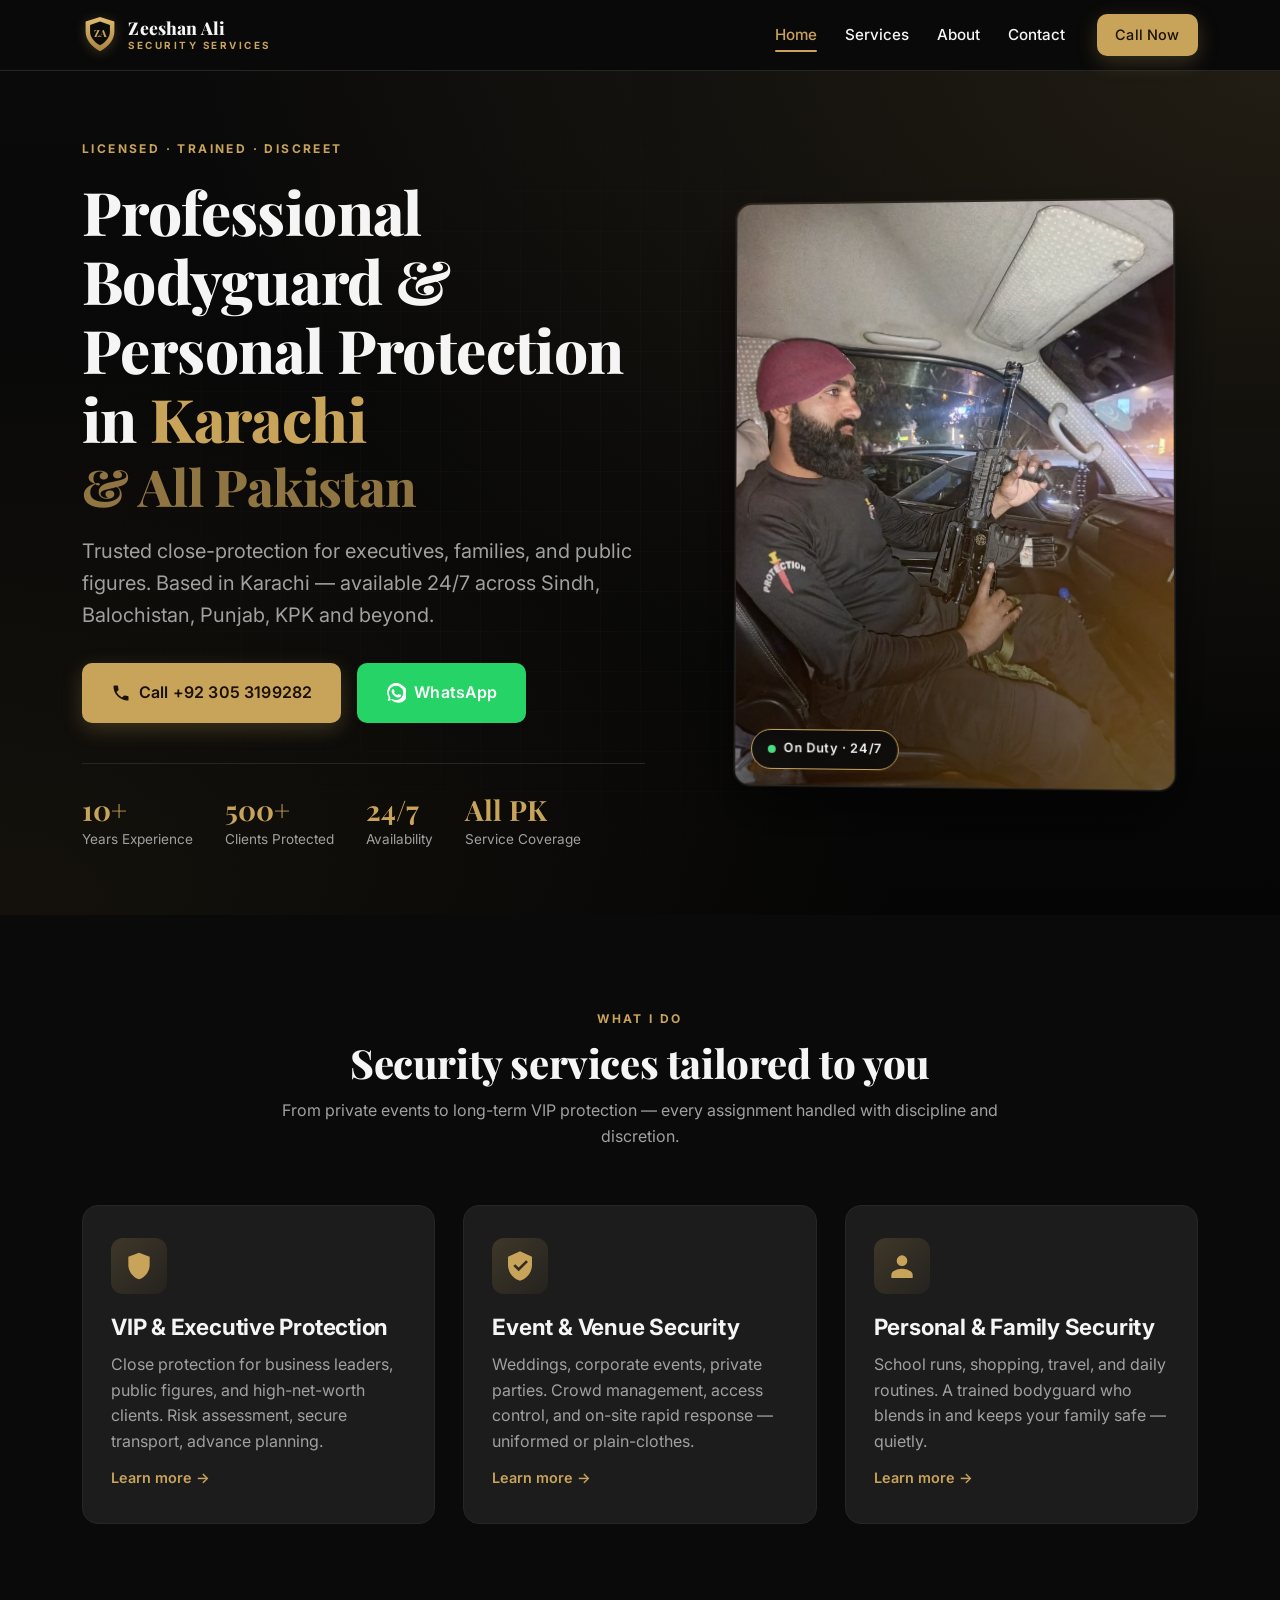
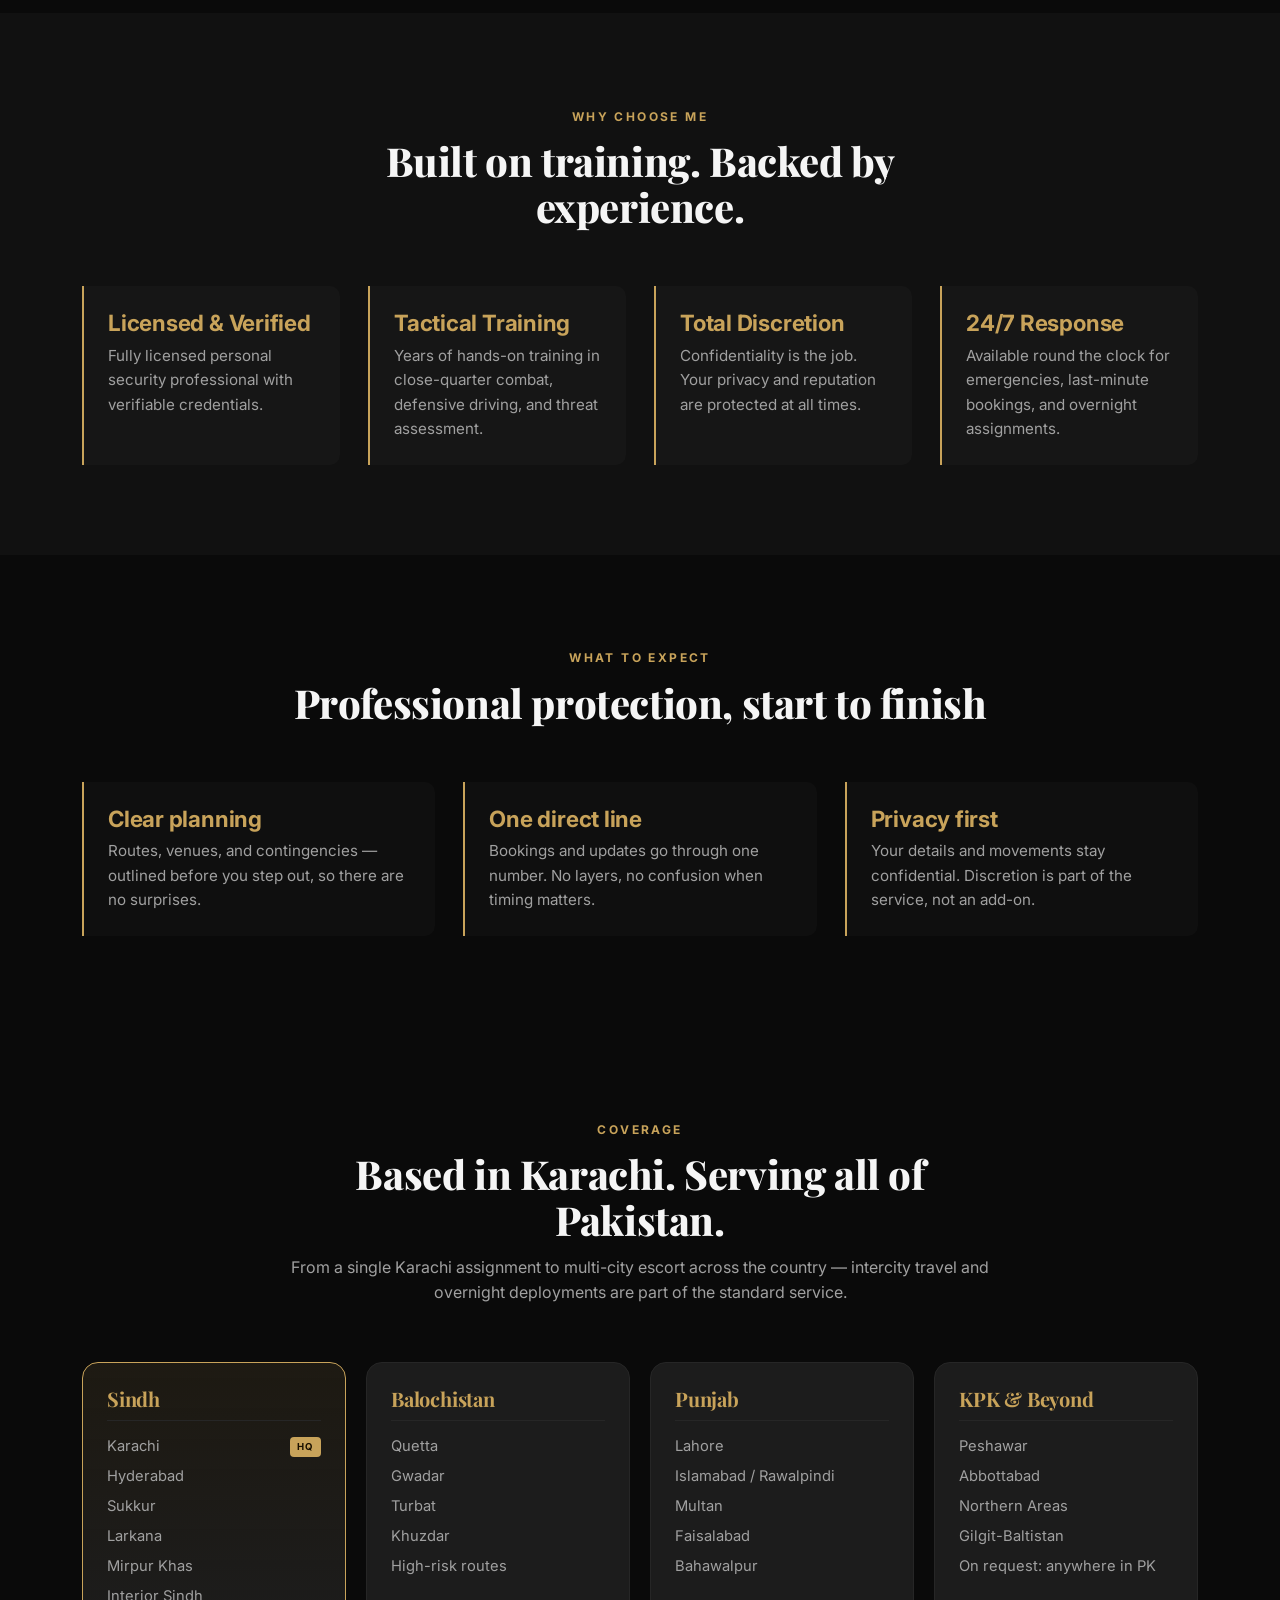
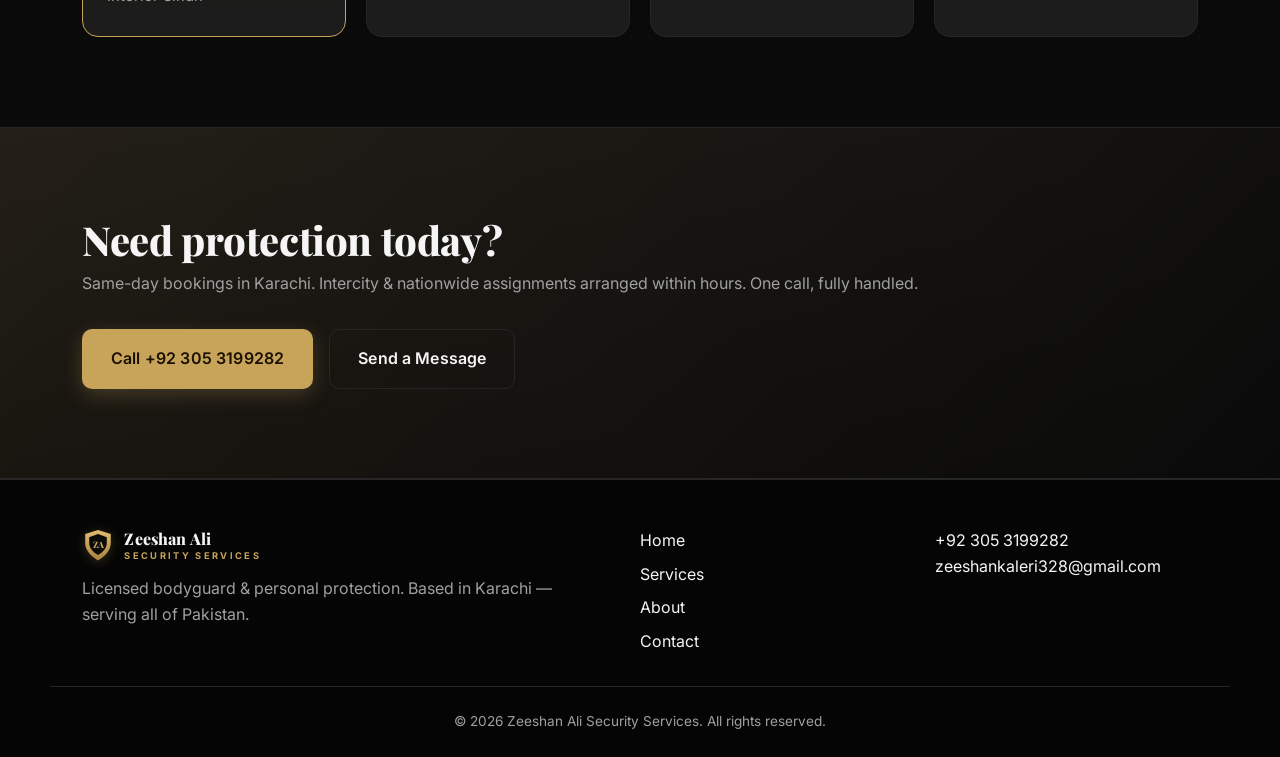
<file: index.html>
<!DOCTYPE html>
<html lang="en">
<head>
  <meta charset="UTF-8" />
  <meta name="viewport" content="width=device-width, initial-scale=1.0" />
  <meta name="theme-color" content="#0a0a0a" />

  <title>Professional Bodyguard in Karachi & All Pakistan | Zeeshan Ali Security</title>
  <meta name="description" content="Hire Zeeshan Ali — licensed, trained bodyguard based in Karachi, serving all over Pakistan including interior Sindh, Balochistan, Punjab and KPK. VIP protection, event security & personal safety. Call now: +92 305 3199282" />
  <meta name="keywords" content="bodyguard Karachi, bodyguard Pakistan, personal security Karachi, VIP protection Pakistan, bodyguard interior Sindh, bodyguard Balochistan, hire bodyguard Lahore, close protection Pakistan, event security Karachi, armed bodyguard, Zeeshan Ali bodyguard" />
  <meta name="author" content="Zeeshan Ali" />
  <meta name="robots" content="index, follow" />
  <link rel="canonical" href="https://zeeshanalisecurity.com/" />

  <meta property="og:type" content="website" />
  <meta property="og:url" content="https://zeeshanalisecurity.com/" />
  <meta property="og:title" content="Professional Bodyguard in Karachi & All Pakistan | Zeeshan Ali" />
  <meta property="og:description" content="Trained, licensed personal security & VIP protection — Karachi, interior Sindh, Balochistan, and across Pakistan. Available 24/7. Call +92 305 3199282." />
  <meta property="og:image" content="https://zeeshanalisecurity.com/assets/zeeshan_1.jpeg" />
  <meta property="og:image:width" content="1200" />
  <meta property="og:image:height" content="630" />
  <meta property="og:locale" content="en_US" />

  <meta name="twitter:card" content="summary_large_image" />
  <meta name="twitter:title" content="Professional Bodyguard in Karachi" />
  <meta name="twitter:description" content="Trained personal security. Call +92 305 3199282." />
  <meta name="twitter:image" content="https://zeeshanalisecurity.com/assets/zeeshan_1.jpeg" />

  <link rel="icon" type="image/svg+xml" href="assets/favicon.svg" />
  <link rel="apple-touch-icon" href="assets/apple-touch-icon.png" />
  <link rel="manifest" href="site.webmanifest" />

  <link rel="preconnect" href="https://fonts.googleapis.com" />
  <link rel="preconnect" href="https://fonts.gstatic.com" crossorigin />
  <link rel="stylesheet" href="https://fonts.googleapis.com/css2?family=Inter:wght@400;500;600;700;800&family=Playfair+Display:wght@700;800&display=swap" />

  <link rel="stylesheet" href="css/style.css?v=3" />

  <script type="application/ld+json">
  {
    "@context": "https://schema.org",
    "@type": "LocalBusiness",
    "@id": "https://zeeshanalisecurity.com/#business",
    "name": "Zeeshan Ali Security Services",
    "image": "https://zeeshanalisecurity.com/assets/zeeshan_1.jpeg",
    "logo": "https://zeeshanalisecurity.com/assets/logo.svg",
    "url": "https://zeeshanalisecurity.com/",
    "telephone": "+923053199282",
    "email": "zeeshankaleri328@gmail.com",
    "priceRange": "$$",
    "description": "Licensed, trained bodyguard and personal protection services based in Karachi, serving all over Pakistan including interior Sindh, Balochistan, Punjab and KPK.",
    "address": {
      "@type": "PostalAddress",
      "addressLocality": "Karachi",
      "addressRegion": "Sindh",
      "addressCountry": "PK"
    },
    "areaServed": [
      { "@type": "Country", "name": "Pakistan" },
      { "@type": "City", "name": "Karachi" },
      { "@type": "City", "name": "Lahore" },
      { "@type": "City", "name": "Islamabad" },
      { "@type": "City", "name": "Quetta" },
      { "@type": "City", "name": "Hyderabad" },
      { "@type": "City", "name": "Sukkur" },
      { "@type": "AdministrativeArea", "name": "Interior Sindh" },
      { "@type": "AdministrativeArea", "name": "Balochistan" }
    ],
    "openingHoursSpecification": {
      "@type": "OpeningHoursSpecification",
      "dayOfWeek": ["Monday","Tuesday","Wednesday","Thursday","Friday","Saturday","Sunday"],
      "opens": "00:00",
      "closes": "23:59"
    }
  }
  </script>
</head>
<body>
  <a class="skip-link" href="#main">Skip to content</a>

  <header class="site-header">
    <div class="container header-inner">
      <a href="./" class="logo" aria-label="Zeeshan Ali Security home">
        <svg class="logo-icon" viewBox="0 0 40 44" aria-hidden="true"><defs><linearGradient id="lg" x1="0" y1="0" x2="0" y2="1"><stop offset="0%" stop-color="#e0bb6f"/><stop offset="100%" stop-color="#a8843f"/></linearGradient></defs><path d="M20 2 4 7v11c0 8.5 5.6 16 16 22 10.4-6 16-13.5 16-22V7L20 2z" fill="url(#lg)"/><path d="M20 7 9 11v7c0 6 4 11.4 11 15.4 7-4 11-9.4 11-15.4v-7L20 7z" fill="#0a0a0a"/><text x="20" y="24" text-anchor="middle" font-family="'Playfair Display', Georgia, serif" font-weight="800" font-size="11" fill="#c8a35a">ZA</text></svg><span class="logo-wordmark"><span class="logo-name">Zeeshan Ali</span><span class="logo-tag">Security Services</span></span>
      </a>

      <button class="nav-toggle" aria-label="Open menu" aria-expanded="false" aria-controls="primary-nav">
        <span></span><span></span><span></span>
      </button>

      <nav id="primary-nav" class="primary-nav" aria-label="Primary">
        <ul>
          <li><a href="./" class="active">Home</a></li>
          <li><a href="services.html">Services</a></li>
          <li><a href="about.html">About</a></li>
          <li><a href="contact.html">Contact</a></li>
        </ul>
        <a href="tel:+923053199282" class="btn btn-primary nav-cta">Call Now</a>
      </nav>
    </div>
  </header>

  <main id="main">
    <section class="hero">
      <div class="hero-overlay"></div>
      <div class="container hero-content">
        <div class="hero-text">
          <p class="eyebrow">Licensed &middot; Trained &middot; Discreet</p>
          <h1>Professional Bodyguard &amp; Personal Protection in <span class="accent">Karachi</span> <span class="accent-soft">&amp; All Pakistan</span></h1>
          <p class="lead">
            Trusted close-protection for executives, families, and public figures.
            Based in Karachi &mdash; available 24/7 across Sindh, Balochistan, Punjab, KPK and beyond.
          </p>
          <div class="hero-cta">
            <a href="tel:+923053199282" class="btn btn-primary btn-lg">
              <svg viewBox="0 0 24 24" width="20" height="20" aria-hidden="true"><path fill="currentColor" d="M6.6 10.8a15.5 15.5 0 0 0 6.6 6.6l2.2-2.2a1 1 0 0 1 1-.25 11.4 11.4 0 0 0 3.6.57 1 1 0 0 1 1 1V20a1 1 0 0 1-1 1A17 17 0 0 1 3 4a1 1 0 0 1 1-1h3.5a1 1 0 0 1 1 1 11.4 11.4 0 0 0 .57 3.6 1 1 0 0 1-.25 1z"/></svg>
              Call +92 305 3199282
            </a>
            <a href="https://wa.me/923053199282?text=Hi%2C%20I%20need%20to%20hire%20a%20bodyguard." class="btn btn-whatsapp btn-lg" target="_blank" rel="noopener">
              <svg viewBox="0 0 24 24" width="20" height="20" aria-hidden="true"><path fill="currentColor" d="M20.5 3.5A11 11 0 0 0 3.2 17l-1.2 4.5 4.6-1.2A11 11 0 1 0 20.5 3.5zm-8.5 17a8.6 8.6 0 0 1-4.4-1.2l-.3-.2-2.7.7.7-2.6-.2-.3A8.6 8.6 0 1 1 12 20.5zm4.7-6.4c-.3-.1-1.5-.7-1.7-.8s-.4-.1-.6.1l-.8 1c-.2.2-.3.2-.5.1a7 7 0 0 1-3.5-3 .4.4 0 0 1 .1-.5l.4-.5.2-.4a.5.5 0 0 0 0-.4c0-.1-.6-1.4-.8-1.9s-.4-.4-.6-.4h-.5a1 1 0 0 0-.7.3 3 3 0 0 0-1 2.3 5.3 5.3 0 0 0 1.1 2.8c.1.2 1.9 3 4.7 4.2a5.4 5.4 0 0 0 2.3.5 4.5 4.5 0 0 0 1.6-.4 2.5 2.5 0 0 0 1.6-1.7 2 2 0 0 0 .1-1.2c0-.1-.2-.1-.5-.3z"/></svg>
              WhatsApp
            </a>
          </div>
          <ul class="trust-row">
            <li><strong>10+</strong><span>Years Experience</span></li>
            <li><strong>500+</strong><span>Clients Protected</span></li>
            <li><strong>24/7</strong><span>Availability</span></li>
            <li><strong>All PK</strong><span>Service Coverage</span></li>
          </ul>
        </div>

        <div class="hero-image">
          <div class="hero-image-frame">
            <img src="assets/zeeshan_1.jpeg" alt="Zeeshan Ali, professional bodyguard in Karachi, on duty and ready to deploy" loading="eager" fetchpriority="high" />
            <div class="hero-badge">
              <span class="hero-badge-dot"></span>
              On Duty &middot; 24/7
            </div>
          </div>
        </div>
      </div>
    </section>

    <section class="section services-preview">
      <div class="container">
        <header class="section-head">
          <p class="eyebrow">What I Do</p>
          <h2>Security services tailored to you</h2>
          <p class="muted">From private events to long-term VIP protection — every assignment handled with discipline and discretion.</p>
        </header>

        <div class="grid grid-3">
          <article class="card">
            <div class="card-icon" aria-hidden="true">
              <svg viewBox="0 0 24 24" width="32" height="32"><path fill="currentColor" d="M12 2 4 5v6c0 5 3.4 9.7 8 11 4.6-1.3 8-6 8-11V5l-8-3z"/></svg>
            </div>
            <h3>VIP &amp; Executive Protection</h3>
            <p>Close protection for business leaders, public figures, and high-net-worth clients. Risk assessment, secure transport, advance planning.</p>
            <a href="services.html#vip" class="link-arrow">Learn more &rarr;</a>
          </article>

          <article class="card">
            <div class="card-icon" aria-hidden="true">
              <svg viewBox="0 0 24 24" width="32" height="32"><path fill="currentColor" d="M12 1 3 5v6c0 5.6 3.8 10.7 9 12 5.2-1.3 9-6.4 9-12V5l-9-4zm-1 15-4-4 1.4-1.4L11 13.2l5.6-5.6L18 9l-7 7z"/></svg>
            </div>
            <h3>Event &amp; Venue Security</h3>
            <p>Weddings, corporate events, private parties. Crowd management, access control, and on-site rapid response — uniformed or plain-clothes.</p>
            <a href="services.html#events" class="link-arrow">Learn more &rarr;</a>
          </article>

          <article class="card">
            <div class="card-icon" aria-hidden="true">
              <svg viewBox="0 0 24 24" width="32" height="32"><path fill="currentColor" d="M12 12a4 4 0 1 0-4-4 4 4 0 0 0 4 4zm0 2c-3 0-8 1.5-8 4.5V21h16v-2.5c0-3-5-4.5-8-4.5z"/></svg>
            </div>
            <h3>Personal &amp; Family Security</h3>
            <p>School runs, shopping, travel, and daily routines. A trained bodyguard who blends in and keeps your family safe — quietly.</p>
            <a href="services.html#personal" class="link-arrow">Learn more &rarr;</a>
          </article>
        </div>
      </div>
    </section>

    <section class="section section-dark why-me">
      <div class="container">
        <header class="section-head">
          <p class="eyebrow">Why Choose Me</p>
          <h2>Built on training. Backed by experience.</h2>
        </header>

        <div class="grid grid-4">
          <div class="feature">
            <h3>Licensed &amp; Verified</h3>
            <p>Fully licensed personal security professional with verifiable credentials.</p>
          </div>
          <div class="feature">
            <h3>Tactical Training</h3>
            <p>Years of hands-on training in close-quarter combat, defensive driving, and threat assessment.</p>
          </div>
          <div class="feature">
            <h3>Total Discretion</h3>
            <p>Confidentiality is the job. Your privacy and reputation are protected at all times.</p>
          </div>
          <div class="feature">
            <h3>24/7 Response</h3>
            <p>Available round the clock for emergencies, last-minute bookings, and overnight assignments.</p>
          </div>
        </div>
      </div>
    </section>

    <section class="section">
      <div class="container">
        <header class="section-head">
          <p class="eyebrow">What to expect</p>
          <h2>Professional protection, start to finish</h2>
        </header>

        <div class="grid grid-3">
          <div class="feature">
            <h3>Clear planning</h3>
            <p>Routes, venues, and contingencies &mdash; outlined before you step out, so there are no surprises.</p>
          </div>
          <div class="feature">
            <h3>One direct line</h3>
            <p>Bookings and updates go through one number. No layers, no confusion when timing matters.</p>
          </div>
          <div class="feature">
            <h3>Privacy first</h3>
            <p>Your details and movements stay confidential. Discretion is part of the service, not an add-on.</p>
          </div>
        </div>
      </div>
    </section>

    <section class="section coverage">
      <div class="container">
        <header class="section-head">
          <p class="eyebrow">Coverage</p>
          <h2>Based in Karachi. Serving all of Pakistan.</h2>
          <p class="muted">From a single Karachi assignment to multi-city escort across the country &mdash; intercity travel and overnight deployments are part of the standard service.</p>
        </header>

        <div class="coverage-grid">
          <div class="coverage-zone primary">
            <h3>Sindh</h3>
            <ul>
              <li>Karachi <span class="badge-sm">HQ</span></li>
              <li>Hyderabad</li>
              <li>Sukkur</li>
              <li>Larkana</li>
              <li>Mirpur Khas</li>
              <li>Interior Sindh</li>
            </ul>
          </div>
          <div class="coverage-zone">
            <h3>Balochistan</h3>
            <ul>
              <li>Quetta</li>
              <li>Gwadar</li>
              <li>Turbat</li>
              <li>Khuzdar</li>
              <li>High-risk routes</li>
            </ul>
          </div>
          <div class="coverage-zone">
            <h3>Punjab</h3>
            <ul>
              <li>Lahore</li>
              <li>Islamabad / Rawalpindi</li>
              <li>Multan</li>
              <li>Faisalabad</li>
              <li>Bahawalpur</li>
            </ul>
          </div>
          <div class="coverage-zone">
            <h3>KPK &amp; Beyond</h3>
            <ul>
              <li>Peshawar</li>
              <li>Abbottabad</li>
              <li>Northern Areas</li>
              <li>Gilgit-Baltistan</li>
              <li>On request: anywhere in PK</li>
            </ul>
          </div>
        </div>
      </div>
    </section>

    <section class="section cta-band">
      <div class="container cta-inner">
        <div>
          <h2>Need protection today?</h2>
          <p>Same-day bookings in Karachi. Intercity &amp; nationwide assignments arranged within hours. One call, fully handled.</p>
        </div>
        <div class="cta-buttons">
          <a href="tel:+923053199282" class="btn btn-primary btn-lg">Call +92 305 3199282</a>
          <a href="contact.html" class="btn btn-ghost btn-lg">Send a Message</a>
        </div>
      </div>
    </section>
  </main>

  <footer class="site-footer">
    <div class="container footer-inner">
      <div>
        <p class="logo logo-footer"><svg class="logo-icon" viewBox="0 0 40 44" aria-hidden="true"><defs><linearGradient id="lg" x1="0" y1="0" x2="0" y2="1"><stop offset="0%" stop-color="#e0bb6f"/><stop offset="100%" stop-color="#a8843f"/></linearGradient></defs><path d="M20 2 4 7v11c0 8.5 5.6 16 16 22 10.4-6 16-13.5 16-22V7L20 2z" fill="url(#lg)"/><path d="M20 7 9 11v7c0 6 4 11.4 11 15.4 7-4 11-9.4 11-15.4v-7L20 7z" fill="#0a0a0a"/><text x="20" y="24" text-anchor="middle" font-family="'Playfair Display', Georgia, serif" font-weight="800" font-size="11" fill="#c8a35a">ZA</text></svg><span class="logo-wordmark"><span class="logo-name">Zeeshan Ali</span><span class="logo-tag">Security Services</span></span></p>
        <p class="muted">Licensed bodyguard &amp; personal protection. Based in Karachi &mdash; serving all of Pakistan.</p>
      </div>
      <nav aria-label="Footer">
        <ul>
          <li><a href="./">Home</a></li>
          <li><a href="services.html">Services</a></li>
          <li><a href="about.html">About</a></li>
          <li><a href="contact.html">Contact</a></li>
        </ul>
      </nav>
      <div>
        <p><a href="tel:+923053199282">+92 305 3199282</a></p>
        <p><a href="mailto:zeeshankaleri328@gmail.com">zeeshankaleri328@gmail.com</a></p>
      </div>
    </div>
    <div class="container footer-bottom">
      <p>&copy; <span id="year"></span> Zeeshan Ali Security Services. All rights reserved.</p>
    </div>
  </footer>

  <a href="tel:+923053199282" class="mobile-call" aria-label="Call now">
    <svg viewBox="0 0 24 24" width="24" height="24" aria-hidden="true"><path fill="currentColor" d="M6.6 10.8a15.5 15.5 0 0 0 6.6 6.6l2.2-2.2a1 1 0 0 1 1-.25 11.4 11.4 0 0 0 3.6.57 1 1 0 0 1 1 1V20a1 1 0 0 1-1 1A17 17 0 0 1 3 4a1 1 0 0 1 1-1h3.5a1 1 0 0 1 1 1 11.4 11.4 0 0 0 .57 3.6 1 1 0 0 1-.25 1z"/></svg>
    <span>Call</span>
  </a>

  <script src="js/main.js" defer></script>
</body>
</html>
</file>
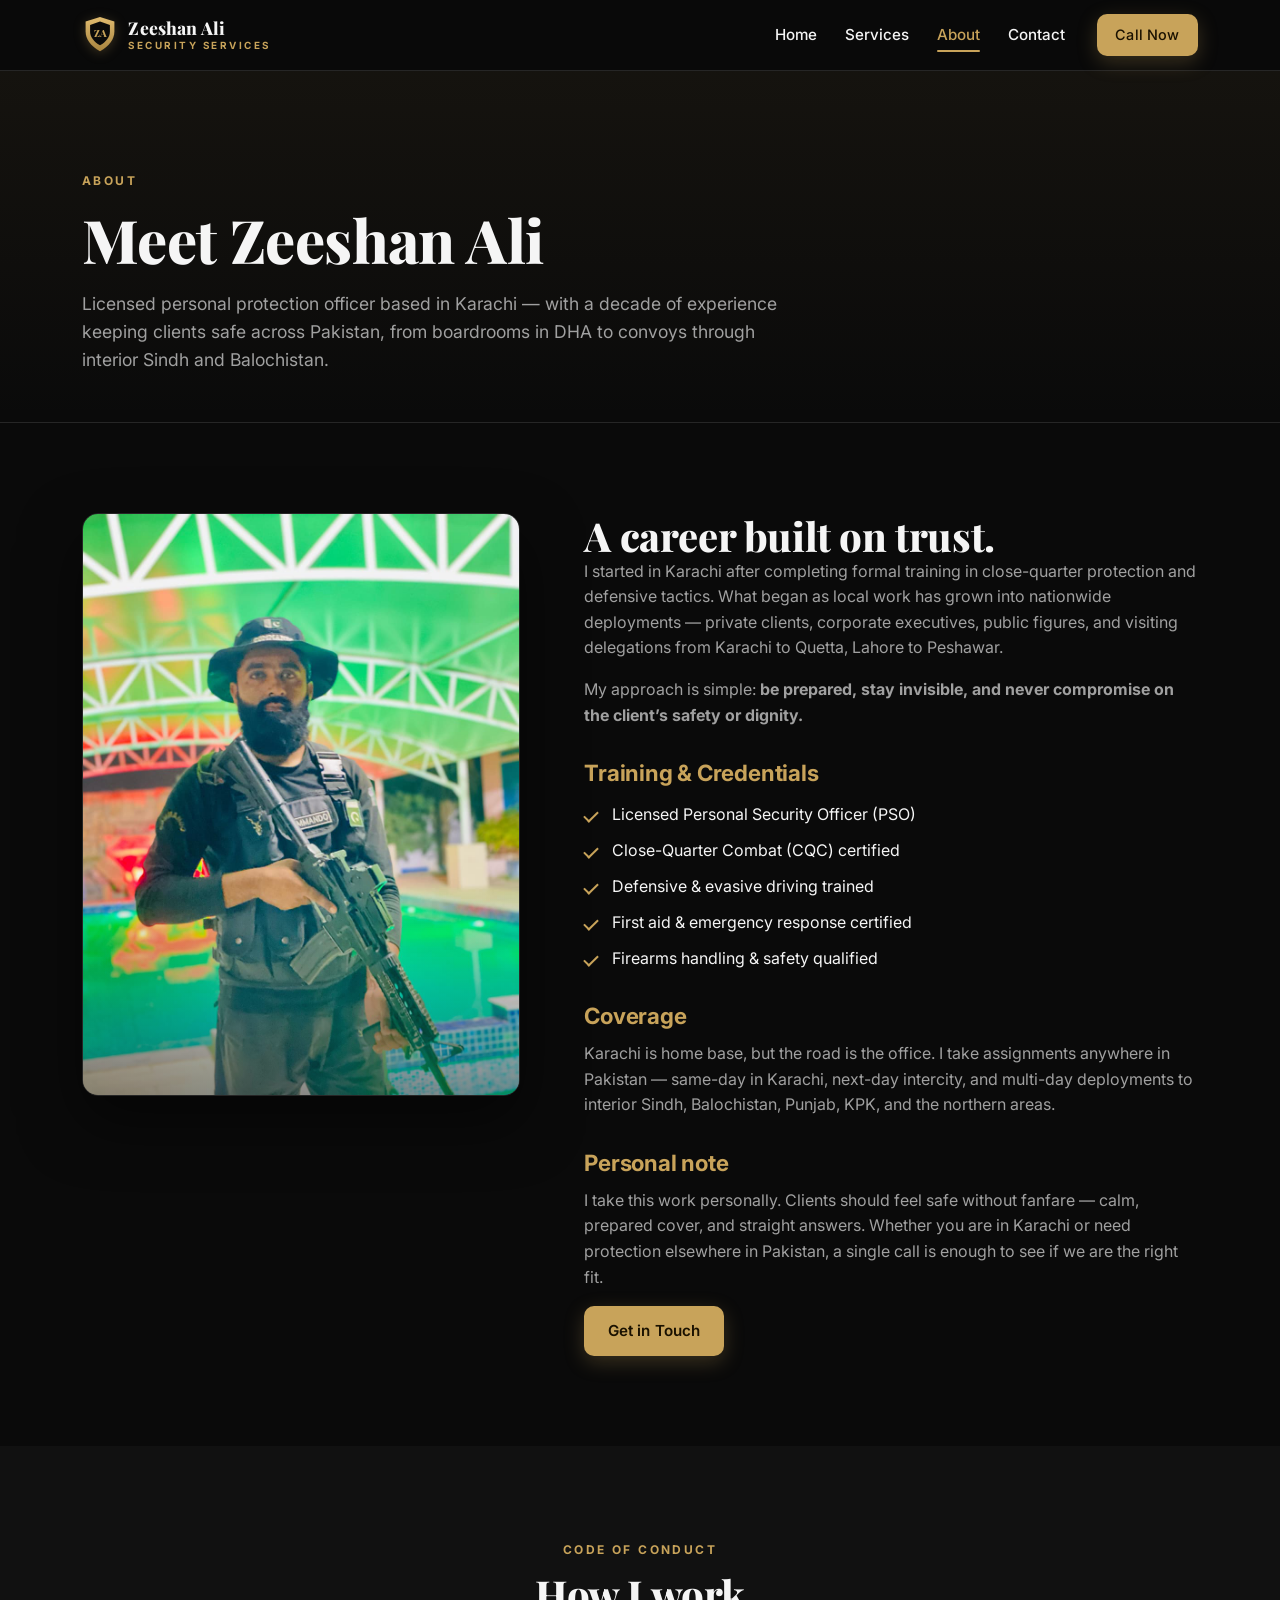
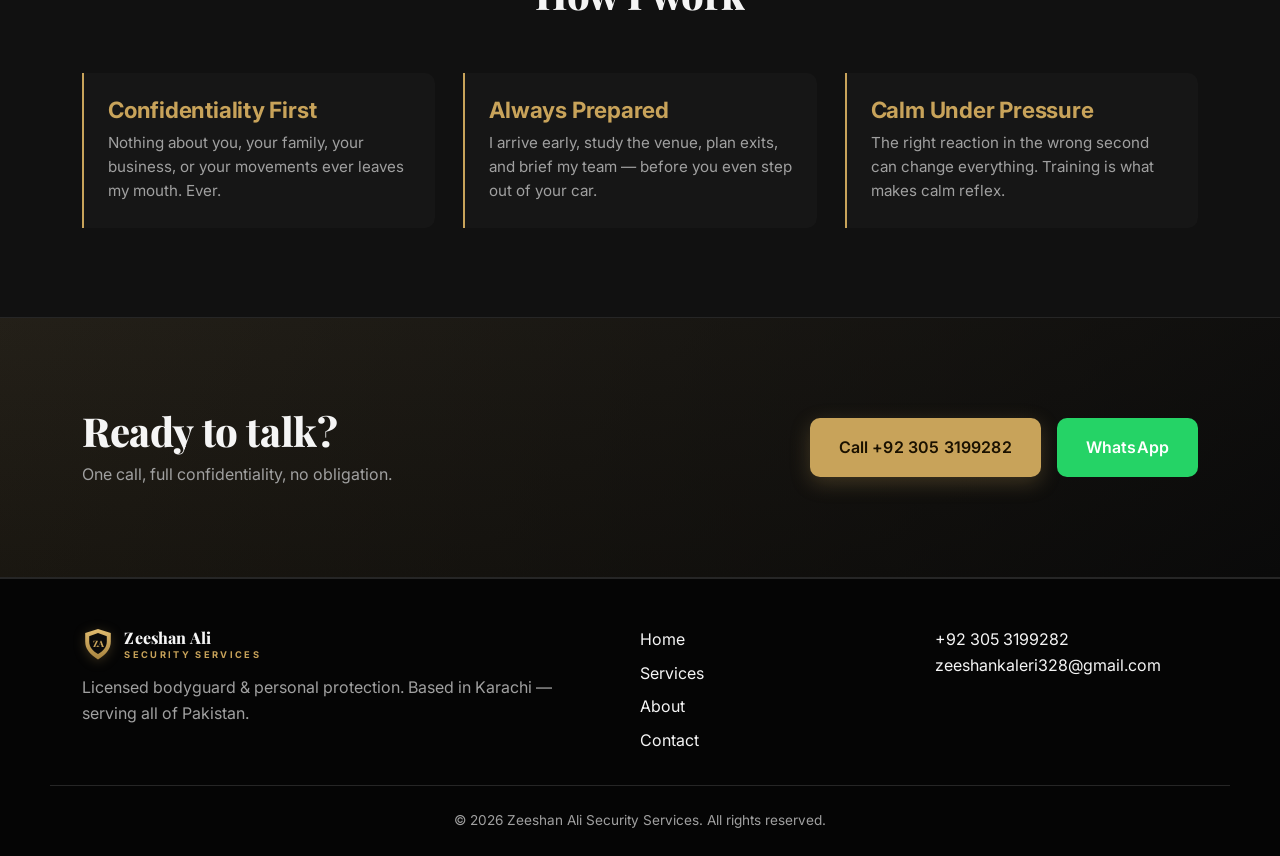
<file: about.html>
<!DOCTYPE html>
<html lang="en">
<head>
  <meta charset="UTF-8" />
  <meta name="viewport" content="width=device-width, initial-scale=1.0" />
  <meta name="theme-color" content="#0a0a0a" />

  <title>About Zeeshan Ali — Licensed Bodyguard in Karachi, Serving All Pakistan</title>
  <meta name="description" content="Meet Zeeshan Ali — licensed, trained close-protection professional based in Karachi. A decade of experience protecting clients across Sindh, Balochistan, Punjab and KPK. Background, training, and credentials." />
  <meta name="robots" content="index, follow" />
  <link rel="canonical" href="https://zeeshanalisecurity.com/about.html" />

  <meta property="og:type" content="profile" />
  <meta property="og:url" content="https://zeeshanalisecurity.com/about.html" />
  <meta property="og:title" content="About Zeeshan Ali — Licensed Bodyguard" />
  <meta property="og:description" content="Trained close-protection professional based in Karachi." />
  <meta property="og:image" content="https://zeeshanalisecurity.com/assets/zeeshan_5.jpeg" />

  <link rel="icon" type="image/svg+xml" href="assets/favicon.svg" />
  <link rel="preconnect" href="https://fonts.googleapis.com" />
  <link rel="preconnect" href="https://fonts.gstatic.com" crossorigin />
  <link rel="stylesheet" href="https://fonts.googleapis.com/css2?family=Inter:wght@400;500;600;700;800&family=Playfair+Display:wght@700;800&display=swap" />
  <link rel="stylesheet" href="css/style.css?v=3" />

  <script type="application/ld+json">
  {
    "@context": "https://schema.org",
    "@type": "Person",
    "name": "Zeeshan Ali",
    "jobTitle": "Personal Security Officer / Bodyguard",
    "worksFor": {
      "@type": "LocalBusiness",
      "name": "Zeeshan Ali Security Services"
    },
    "address": {
      "@type": "PostalAddress",
      "addressLocality": "Karachi",
      "addressRegion": "Sindh",
      "addressCountry": "PK"
    },
    "telephone": "+923053199282",
    "email": "zeeshankaleri328@gmail.com",
    "areaServed": [
      { "@type": "Country", "name": "Pakistan" }
    ],
    "url": "https://zeeshanalisecurity.com/about.html"
  }
  </script>
</head>
<body>
  <a class="skip-link" href="#main">Skip to content</a>

  <header class="site-header">
    <div class="container header-inner">
      <a href="./" class="logo"><svg class="logo-icon" viewBox="0 0 40 44" aria-hidden="true"><defs><linearGradient id="lg" x1="0" y1="0" x2="0" y2="1"><stop offset="0%" stop-color="#e0bb6f"/><stop offset="100%" stop-color="#a8843f"/></linearGradient></defs><path d="M20 2 4 7v11c0 8.5 5.6 16 16 22 10.4-6 16-13.5 16-22V7L20 2z" fill="url(#lg)"/><path d="M20 7 9 11v7c0 6 4 11.4 11 15.4 7-4 11-9.4 11-15.4v-7L20 7z" fill="#0a0a0a"/><text x="20" y="24" text-anchor="middle" font-family="'Playfair Display', Georgia, serif" font-weight="800" font-size="11" fill="#c8a35a">ZA</text></svg><span class="logo-wordmark"><span class="logo-name">Zeeshan Ali</span><span class="logo-tag">Security Services</span></span></a>
      <button class="nav-toggle" aria-label="Open menu" aria-expanded="false" aria-controls="primary-nav"><span></span><span></span><span></span></button>
      <nav id="primary-nav" class="primary-nav" aria-label="Primary">
        <ul>
          <li><a href="./">Home</a></li>
          <li><a href="services.html">Services</a></li>
          <li><a href="about.html" class="active">About</a></li>
          <li><a href="contact.html">Contact</a></li>
        </ul>
        <a href="tel:+923053199282" class="btn btn-primary nav-cta">Call Now</a>
      </nav>
    </div>
  </header>

  <main id="main">
    <section class="page-head">
      <div class="container">
        <p class="eyebrow">About</p>
        <h1>Meet Zeeshan Ali</h1>
        <p class="lead">Licensed personal protection officer based in Karachi &mdash; with a decade of experience keeping clients safe across Pakistan, from boardrooms in DHA to convoys through interior Sindh and Balochistan.</p>
      </div>
    </section>

    <section class="section">
      <div class="container about-grid">
        <div class="about-img">
          <img src="assets/zeeshan_5.jpeg" alt="Zeeshan Ali, licensed personal security officer based in Karachi" loading="eager" />
        </div>
        <div>
          <h2>A career built on trust.</h2>
          <p>I started in Karachi after completing formal training in close-quarter protection and defensive tactics. What began as local work has grown into nationwide deployments &mdash; private clients, corporate executives, public figures, and visiting delegations from Karachi to Quetta, Lahore to Peshawar.</p>
          <p>My approach is simple: <strong>be prepared, stay invisible, and never compromise on the client&rsquo;s safety or dignity.</strong></p>

          <h3>Training &amp; Credentials</h3>
          <ul class="check-list">
            <li>Licensed Personal Security Officer (PSO)</li>
            <li>Close-Quarter Combat (CQC) certified</li>
            <li>Defensive &amp; evasive driving trained</li>
            <li>First aid &amp; emergency response certified</li>
            <li>Firearms handling &amp; safety qualified</li>
          </ul>

          <h3>Coverage</h3>
          <p>Karachi is home base, but the road is the office. I take assignments anywhere in Pakistan &mdash; same-day in Karachi, next-day intercity, and multi-day deployments to interior Sindh, Balochistan, Punjab, KPK, and the northern areas.</p>

          <h3>Personal note</h3>
          <p>I take this work personally. Clients should feel safe without fanfare &mdash; calm, prepared cover, and straight answers. Whether you are in Karachi or need protection elsewhere in Pakistan, a single call is enough to see if we are the right fit.</p>

          <a href="contact.html" class="btn btn-primary">Get in Touch</a>
        </div>
      </div>
    </section>

    <section class="section section-dark">
      <div class="container">
        <header class="section-head">
          <p class="eyebrow">Code of Conduct</p>
          <h2>How I work</h2>
        </header>

        <div class="grid grid-3">
          <div class="feature">
            <h3>Confidentiality First</h3>
            <p>Nothing about you, your family, your business, or your movements ever leaves my mouth. Ever.</p>
          </div>
          <div class="feature">
            <h3>Always Prepared</h3>
            <p>I arrive early, study the venue, plan exits, and brief my team — before you even step out of your car.</p>
          </div>
          <div class="feature">
            <h3>Calm Under Pressure</h3>
            <p>The right reaction in the wrong second can change everything. Training is what makes calm reflex.</p>
          </div>
        </div>
      </div>
    </section>

    <section class="section cta-band">
      <div class="container cta-inner">
        <div>
          <h2>Ready to talk?</h2>
          <p>One call, full confidentiality, no obligation.</p>
        </div>
        <div class="cta-buttons">
          <a href="tel:+923053199282" class="btn btn-primary btn-lg">Call +92 305 3199282</a>
          <a href="https://wa.me/923053199282" class="btn btn-whatsapp btn-lg" target="_blank" rel="noopener">WhatsApp</a>
        </div>
      </div>
    </section>
  </main>

  <footer class="site-footer">
    <div class="container footer-inner">
      <div>
        <p class="logo logo-footer"><svg class="logo-icon" viewBox="0 0 40 44" aria-hidden="true"><defs><linearGradient id="lg" x1="0" y1="0" x2="0" y2="1"><stop offset="0%" stop-color="#e0bb6f"/><stop offset="100%" stop-color="#a8843f"/></linearGradient></defs><path d="M20 2 4 7v11c0 8.5 5.6 16 16 22 10.4-6 16-13.5 16-22V7L20 2z" fill="url(#lg)"/><path d="M20 7 9 11v7c0 6 4 11.4 11 15.4 7-4 11-9.4 11-15.4v-7L20 7z" fill="#0a0a0a"/><text x="20" y="24" text-anchor="middle" font-family="'Playfair Display', Georgia, serif" font-weight="800" font-size="11" fill="#c8a35a">ZA</text></svg><span class="logo-wordmark"><span class="logo-name">Zeeshan Ali</span><span class="logo-tag">Security Services</span></span></p>
        <p class="muted">Licensed bodyguard &amp; personal protection. Based in Karachi &mdash; serving all of Pakistan.</p>
      </div>
      <nav aria-label="Footer">
        <ul>
          <li><a href="./">Home</a></li>
          <li><a href="services.html">Services</a></li>
          <li><a href="about.html">About</a></li>
          <li><a href="contact.html">Contact</a></li>
        </ul>
      </nav>
      <div>
        <p><a href="tel:+923053199282">+92 305 3199282</a></p>
        <p><a href="mailto:zeeshankaleri328@gmail.com">zeeshankaleri328@gmail.com</a></p>
      </div>
    </div>
    <div class="container footer-bottom">
      <p>&copy; <span id="year"></span> Zeeshan Ali Security Services. All rights reserved.</p>
    </div>
  </footer>

  <a href="tel:+923053199282" class="mobile-call" aria-label="Call now">
    <svg viewBox="0 0 24 24" width="24" height="24" aria-hidden="true"><path fill="currentColor" d="M6.6 10.8a15.5 15.5 0 0 0 6.6 6.6l2.2-2.2a1 1 0 0 1 1-.25 11.4 11.4 0 0 0 3.6.57 1 1 0 0 1 1 1V20a1 1 0 0 1-1 1A17 17 0 0 1 3 4a1 1 0 0 1 1-1h3.5a1 1 0 0 1 1 1 11.4 11.4 0 0 0 .57 3.6 1 1 0 0 1-.25 1z"/></svg>
    <span>Call</span>
  </a>

  <script src="js/main.js" defer></script>
</body>
</html>
</file>
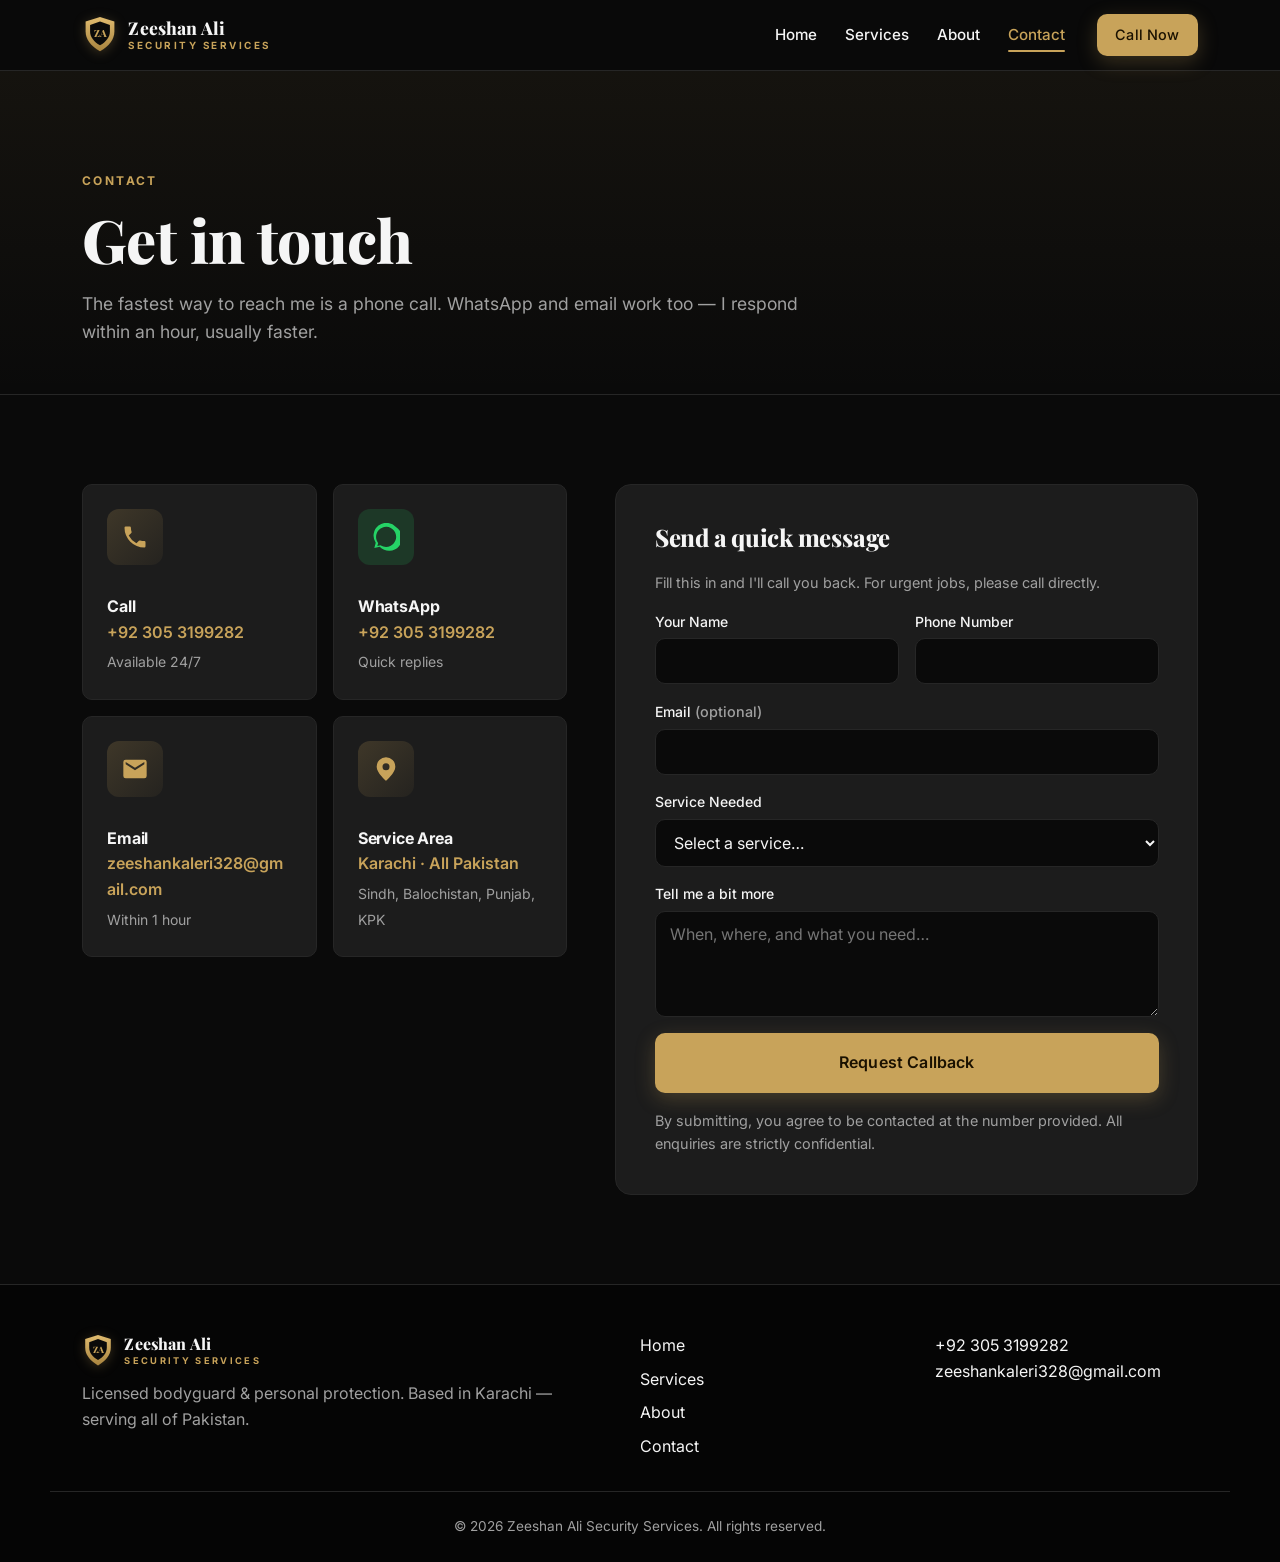
<file: contact.html>
<!DOCTYPE html>
<html lang="en">
<head>
  <meta charset="UTF-8" />
  <meta name="viewport" content="width=device-width, initial-scale=1.0" />
  <meta name="theme-color" content="#0a0a0a" />

  <title>Contact Zeeshan Ali — Hire a Bodyguard in Karachi & All Pakistan</title>
  <meta name="description" content="Call, WhatsApp, or email Zeeshan Ali for personal protection &mdash; Karachi, interior Sindh, Balochistan, and across Pakistan. Available 24/7. Same-day bookings possible." />
  <meta name="robots" content="index, follow" />
  <link rel="canonical" href="https://zeeshanalisecurity.com/contact.html" />

  <meta property="og:type" content="website" />
  <meta property="og:url" content="https://zeeshanalisecurity.com/contact.html" />
  <meta property="og:title" content="Contact Zeeshan Ali — Bodyguard in Karachi" />
  <meta property="og:description" content="Available 24/7. Call +92 305 3199282." />
  <meta property="og:image" content="https://zeeshanalisecurity.com/assets/zeeshan_3.jpeg" />

  <link rel="icon" type="image/svg+xml" href="assets/favicon.svg" />
  <link rel="preconnect" href="https://fonts.googleapis.com" />
  <link rel="preconnect" href="https://fonts.gstatic.com" crossorigin />
  <link rel="stylesheet" href="https://fonts.googleapis.com/css2?family=Inter:wght@400;500;600;700;800&family=Playfair+Display:wght@700;800&display=swap" />
  <link rel="stylesheet" href="css/style.css?v=3" />

  <script type="application/ld+json">
  {
    "@context": "https://schema.org",
    "@type": "ContactPage",
    "url": "https://zeeshanalisecurity.com/contact.html",
    "mainEntity": {
      "@type": "LocalBusiness",
      "name": "Zeeshan Ali Security Services",
      "telephone": "+923053199282",
      "email": "zeeshankaleri328@gmail.com",
      "address": {
        "@type": "PostalAddress",
        "addressLocality": "Karachi",
        "addressRegion": "Sindh",
        "addressCountry": "PK"
      },
      "areaServed": [
        { "@type": "Country", "name": "Pakistan" },
        { "@type": "City", "name": "Karachi" },
        { "@type": "AdministrativeArea", "name": "Interior Sindh" },
        { "@type": "AdministrativeArea", "name": "Balochistan" }
      ]
    }
  }
  </script>
</head>
<body>
  <a class="skip-link" href="#main">Skip to content</a>

  <header class="site-header">
    <div class="container header-inner">
      <a href="./" class="logo"><svg class="logo-icon" viewBox="0 0 40 44" aria-hidden="true"><defs><linearGradient id="lg" x1="0" y1="0" x2="0" y2="1"><stop offset="0%" stop-color="#e0bb6f"/><stop offset="100%" stop-color="#a8843f"/></linearGradient></defs><path d="M20 2 4 7v11c0 8.5 5.6 16 16 22 10.4-6 16-13.5 16-22V7L20 2z" fill="url(#lg)"/><path d="M20 7 9 11v7c0 6 4 11.4 11 15.4 7-4 11-9.4 11-15.4v-7L20 7z" fill="#0a0a0a"/><text x="20" y="24" text-anchor="middle" font-family="'Playfair Display', Georgia, serif" font-weight="800" font-size="11" fill="#c8a35a">ZA</text></svg><span class="logo-wordmark"><span class="logo-name">Zeeshan Ali</span><span class="logo-tag">Security Services</span></span></a>
      <button class="nav-toggle" aria-label="Open menu" aria-expanded="false" aria-controls="primary-nav"><span></span><span></span><span></span></button>
      <nav id="primary-nav" class="primary-nav" aria-label="Primary">
        <ul>
          <li><a href="./">Home</a></li>
          <li><a href="services.html">Services</a></li>
          <li><a href="about.html">About</a></li>
          <li><a href="contact.html" class="active">Contact</a></li>
        </ul>
        <a href="tel:+923053199282" class="btn btn-primary nav-cta">Call Now</a>
      </nav>
    </div>
  </header>

  <main id="main">
    <section class="page-head">
      <div class="container">
        <p class="eyebrow">Contact</p>
        <h1>Get in touch</h1>
        <p class="lead">The fastest way to reach me is a phone call. WhatsApp and email work too — I respond within an hour, usually faster.</p>
      </div>
    </section>

    <section class="section">
      <div class="container contact-grid">
        <div class="contact-cards">
          <a href="tel:+923053199282" class="contact-card">
            <div class="card-icon">
              <svg viewBox="0 0 24 24" width="28" height="28"><path fill="currentColor" d="M6.6 10.8a15.5 15.5 0 0 0 6.6 6.6l2.2-2.2a1 1 0 0 1 1-.25 11.4 11.4 0 0 0 3.6.57 1 1 0 0 1 1 1V20a1 1 0 0 1-1 1A17 17 0 0 1 3 4a1 1 0 0 1 1-1h3.5a1 1 0 0 1 1 1 11.4 11.4 0 0 0 .57 3.6 1 1 0 0 1-.25 1z"/></svg>
            </div>
            <h3>Call</h3>
            <p>+92 305 3199282</p>
            <span class="muted small">Available 24/7</span>
          </a>

          <a href="https://wa.me/923053199282?text=Hi%2C%20I%20need%20to%20hire%20a%20bodyguard." class="contact-card whatsapp" target="_blank" rel="noopener">
            <div class="card-icon">
              <svg viewBox="0 0 24 24" width="28" height="28"><path fill="currentColor" d="M20.5 3.5A11 11 0 0 0 3.2 17l-1.2 4.5 4.6-1.2A11 11 0 1 0 20.5 3.5zm-8.5 17a8.6 8.6 0 0 1-4.4-1.2l-.3-.2-2.7.7.7-2.6-.2-.3A8.6 8.6 0 1 1 12 20.5z"/></svg>
            </div>
            <h3>WhatsApp</h3>
            <p>+92 305 3199282</p>
            <span class="muted small">Quick replies</span>
          </a>

          <a href="mailto:zeeshankaleri328@gmail.com" class="contact-card">
            <div class="card-icon">
              <svg viewBox="0 0 24 24" width="28" height="28"><path fill="currentColor" d="M20 4H4a2 2 0 0 0-2 2v12a2 2 0 0 0 2 2h16a2 2 0 0 0 2-2V6a2 2 0 0 0-2-2zm0 4-8 5-8-5V6l8 5 8-5v2z"/></svg>
            </div>
            <h3>Email</h3>
            <p>zeeshankaleri328@gmail.com</p>
            <span class="muted small">Within 1 hour</span>
          </a>

          <div class="contact-card">
            <div class="card-icon">
              <svg viewBox="0 0 24 24" width="28" height="28"><path fill="currentColor" d="M12 2a8 8 0 0 0-8 8c0 5.4 8 12 8 12s8-6.6 8-12a8 8 0 0 0-8-8zm0 11a3 3 0 1 1 0-6 3 3 0 0 1 0 6z"/></svg>
            </div>
            <h3>Service Area</h3>
            <p>Karachi &middot; All Pakistan</p>
            <span class="muted small">Sindh, Balochistan, Punjab, KPK</span>
          </div>
        </div>

        <form class="contact-form" action="https://formsubmit.co/zeeshankaleri328@gmail.com" method="POST">
          <input type="hidden" name="_subject" value="Enquiry — Zeeshan Ali Security" />
          <input type="hidden" name="_template" value="table" />
          <h2>Send a quick message</h2>
          <p class="muted">Fill this in and I'll call you back. For urgent jobs, please call directly.</p>

          <div class="form-row">
            <label>
              <span>Your Name</span>
              <input type="text" name="name" required autocomplete="name" />
            </label>
            <label>
              <span>Phone Number</span>
              <input type="tel" name="phone" required autocomplete="tel" />
            </label>
          </div>

          <label>
            <span>Email <span class="muted small">(optional)</span></span>
            <input type="email" name="email" autocomplete="email" />
          </label>

          <label>
            <span>Service Needed</span>
            <select name="service" required>
              <option value="">Select a service…</option>
              <option>VIP &amp; Executive Protection</option>
              <option>Event &amp; Venue Security</option>
              <option>Personal &amp; Family Security</option>
              <option>Secure Transport</option>
              <option>Other / Not sure</option>
            </select>
          </label>

          <label>
            <span>Tell me a bit more</span>
            <textarea name="message" rows="4" placeholder="When, where, and what you need…"></textarea>
          </label>

          <button type="submit" class="btn btn-primary btn-lg">Request Callback</button>
          <p class="muted small">By submitting, you agree to be contacted at the number provided. All enquiries are strictly confidential.</p>
        </form>
      </div>
    </section>
  </main>

  <footer class="site-footer">
    <div class="container footer-inner">
      <div>
        <p class="logo logo-footer"><svg class="logo-icon" viewBox="0 0 40 44" aria-hidden="true"><defs><linearGradient id="lg" x1="0" y1="0" x2="0" y2="1"><stop offset="0%" stop-color="#e0bb6f"/><stop offset="100%" stop-color="#a8843f"/></linearGradient></defs><path d="M20 2 4 7v11c0 8.5 5.6 16 16 22 10.4-6 16-13.5 16-22V7L20 2z" fill="url(#lg)"/><path d="M20 7 9 11v7c0 6 4 11.4 11 15.4 7-4 11-9.4 11-15.4v-7L20 7z" fill="#0a0a0a"/><text x="20" y="24" text-anchor="middle" font-family="'Playfair Display', Georgia, serif" font-weight="800" font-size="11" fill="#c8a35a">ZA</text></svg><span class="logo-wordmark"><span class="logo-name">Zeeshan Ali</span><span class="logo-tag">Security Services</span></span></p>
        <p class="muted">Licensed bodyguard &amp; personal protection. Based in Karachi &mdash; serving all of Pakistan.</p>
      </div>
      <nav aria-label="Footer">
        <ul>
          <li><a href="./">Home</a></li>
          <li><a href="services.html">Services</a></li>
          <li><a href="about.html">About</a></li>
          <li><a href="contact.html">Contact</a></li>
        </ul>
      </nav>
      <div>
        <p><a href="tel:+923053199282">+92 305 3199282</a></p>
        <p><a href="mailto:zeeshankaleri328@gmail.com">zeeshankaleri328@gmail.com</a></p>
      </div>
    </div>
    <div class="container footer-bottom">
      <p>&copy; <span id="year"></span> Zeeshan Ali Security Services. All rights reserved.</p>
    </div>
  </footer>

  <a href="tel:+923053199282" class="mobile-call" aria-label="Call now">
    <svg viewBox="0 0 24 24" width="24" height="24" aria-hidden="true"><path fill="currentColor" d="M6.6 10.8a15.5 15.5 0 0 0 6.6 6.6l2.2-2.2a1 1 0 0 1 1-.25 11.4 11.4 0 0 0 3.6.57 1 1 0 0 1 1 1V20a1 1 0 0 1-1 1A17 17 0 0 1 3 4a1 1 0 0 1 1-1h3.5a1 1 0 0 1 1 1 11.4 11.4 0 0 0 .57 3.6 1 1 0 0 1-.25 1z"/></svg>
    <span>Call</span>
  </a>

  <script src="js/main.js" defer></script>
</body>
</html>
</file>
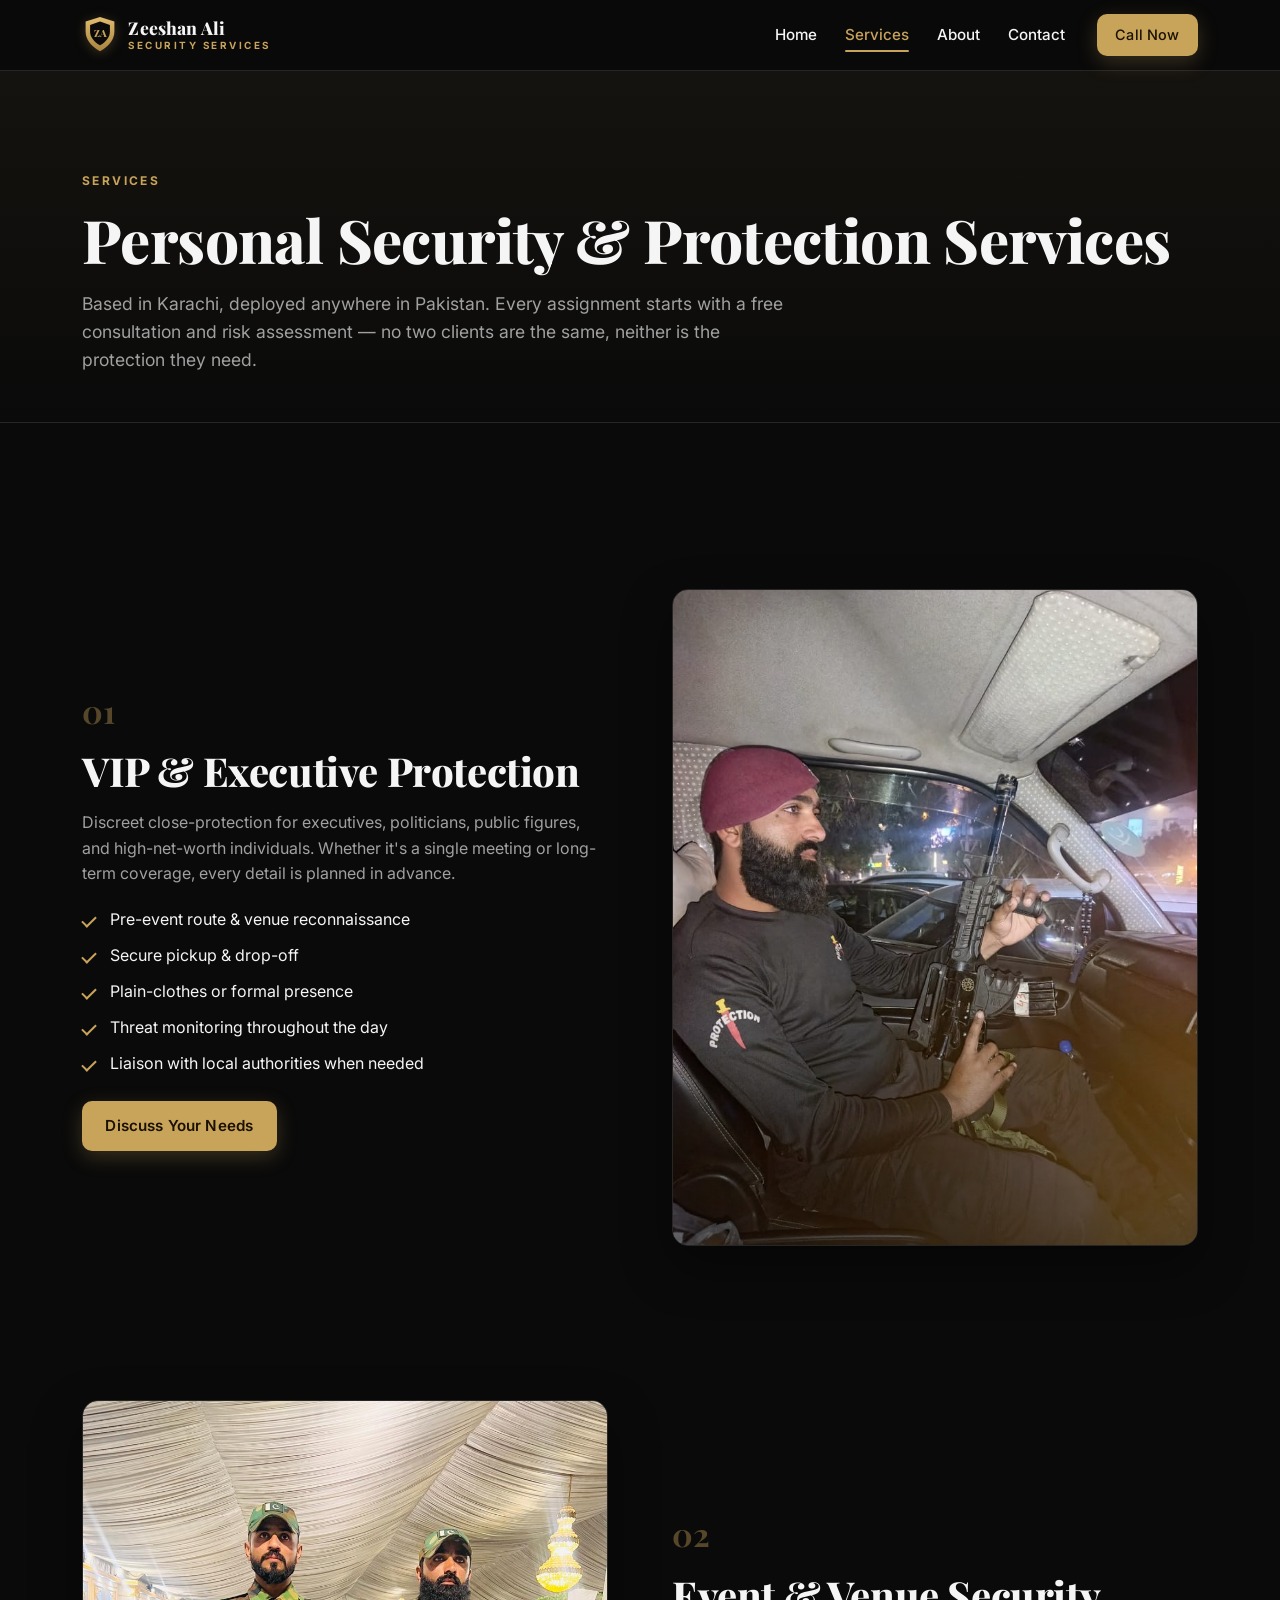
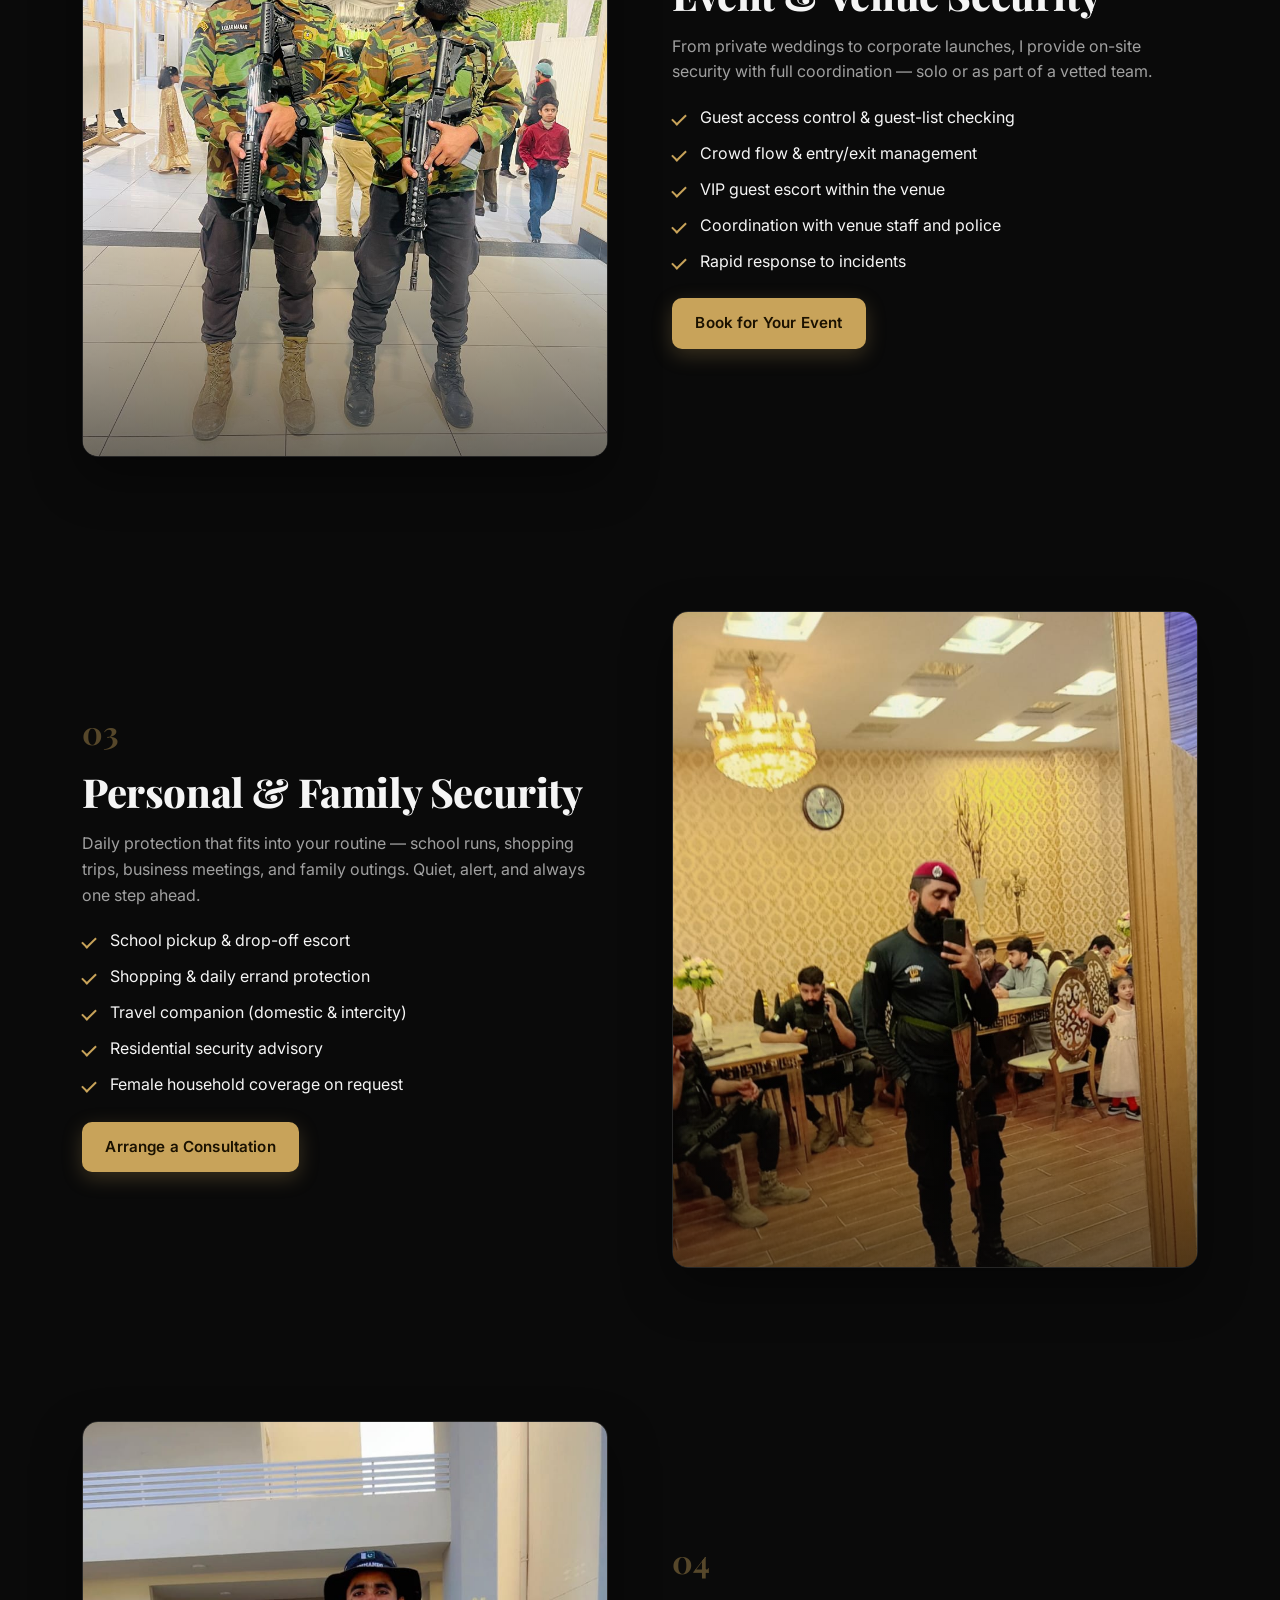
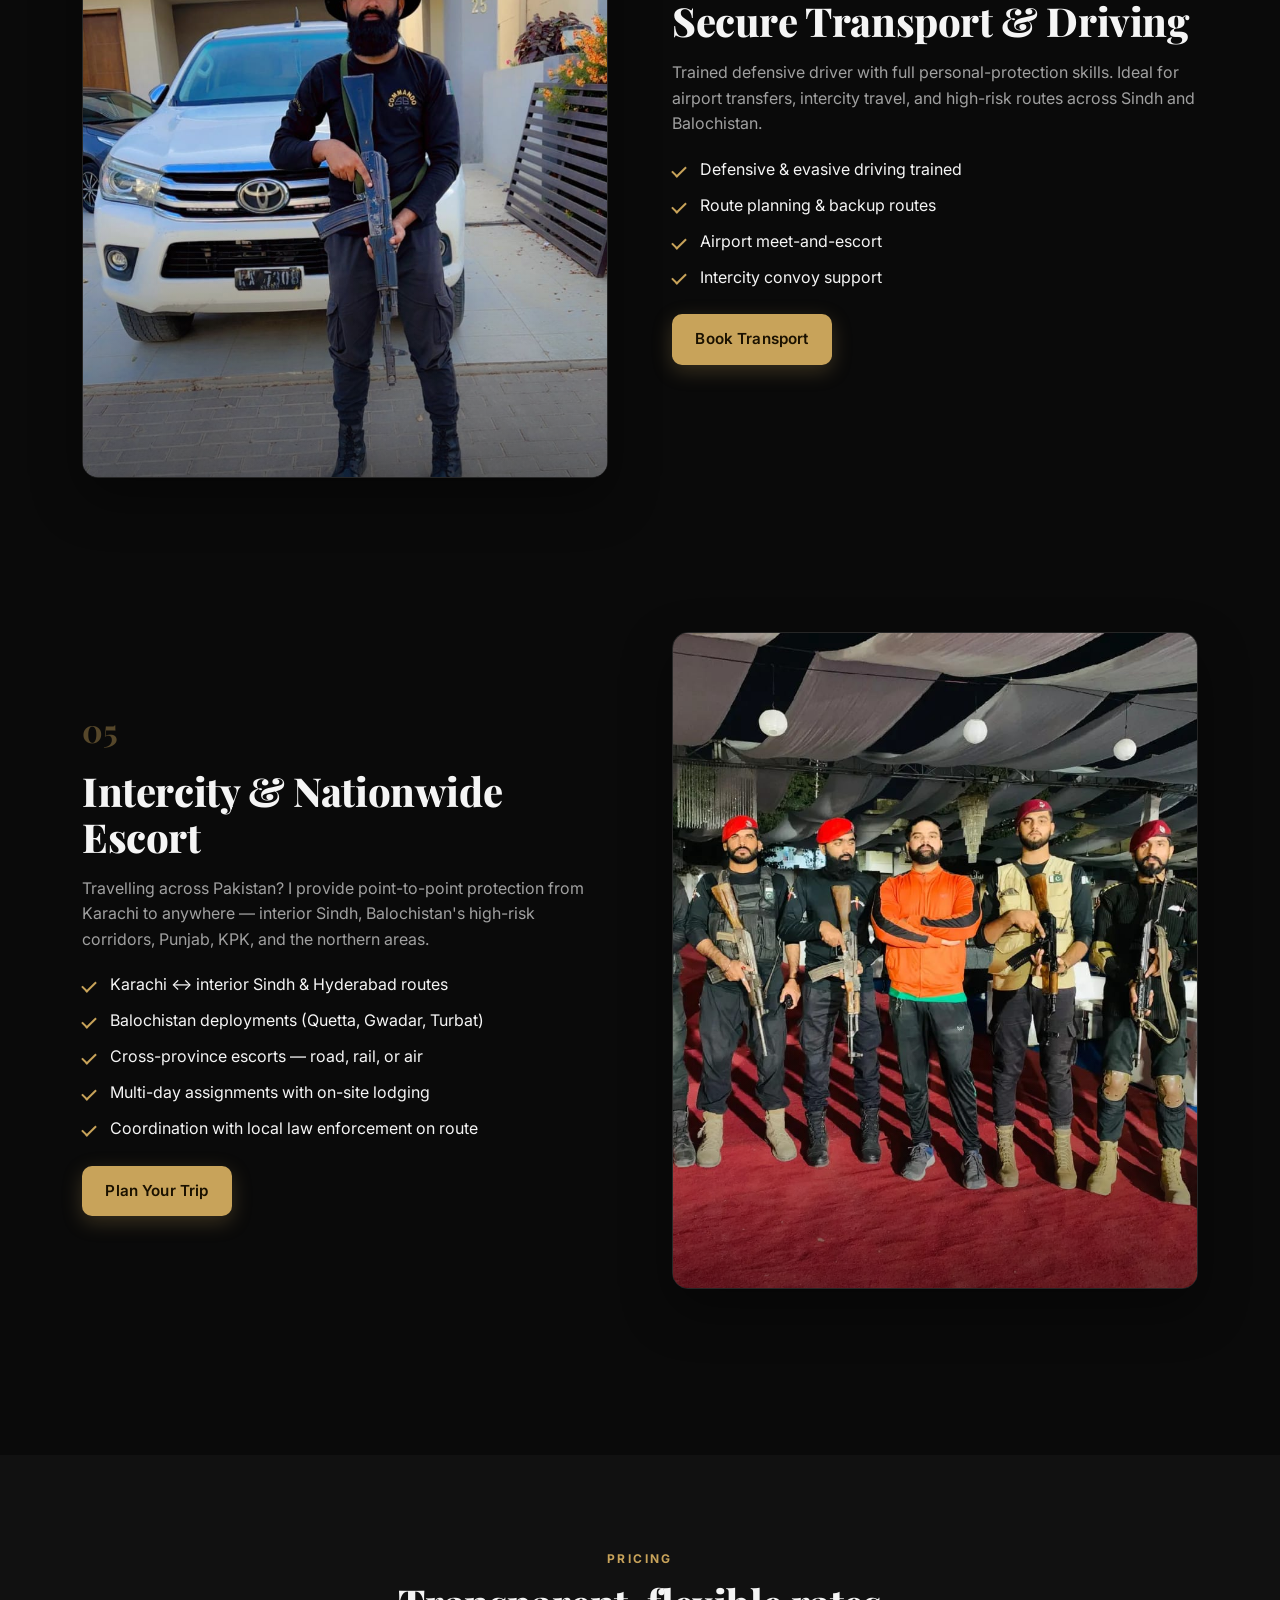
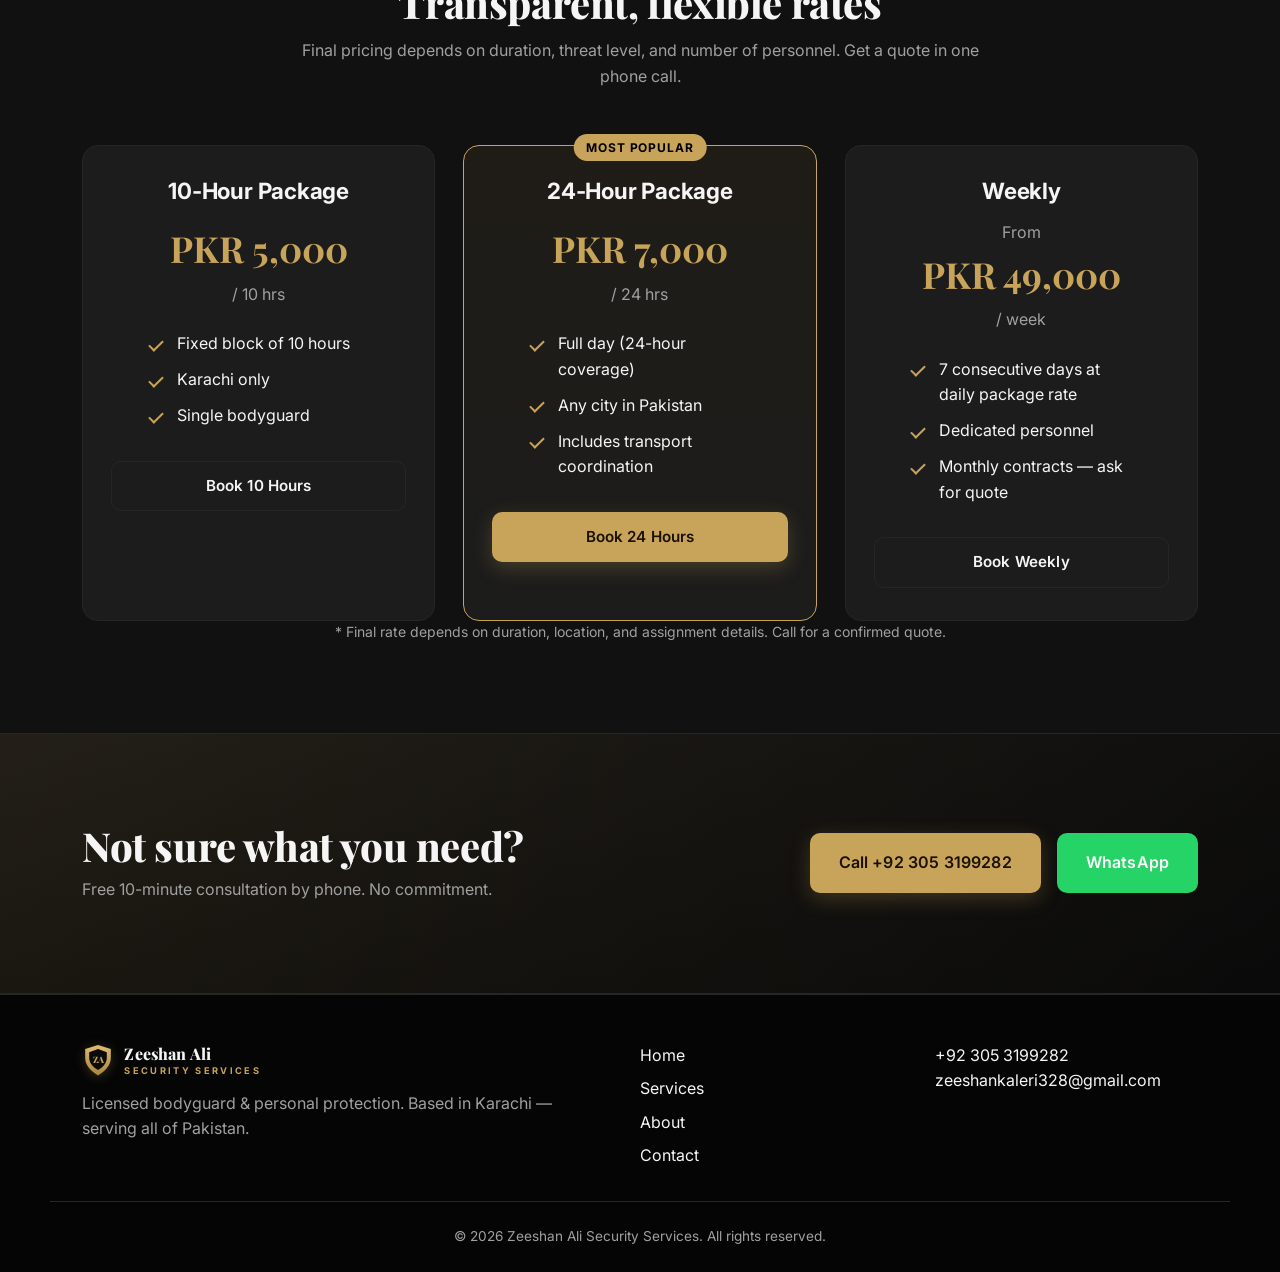
<file: services.html>
<!DOCTYPE html>
<html lang="en">
<head>
  <meta charset="UTF-8" />
  <meta name="viewport" content="width=device-width, initial-scale=1.0" />
  <meta name="theme-color" content="#0a0a0a" />

  <title>Bodyguard Services in Karachi & All Pakistan — VIP, Event & Personal Protection | Zeeshan Ali</title>
  <meta name="description" content="Bodyguard services in Karachi and across Pakistan — VIP close protection, event security, family safety, secure transport, intercity escort, and 24/7 emergency response. Interior Sindh, Balochistan, Punjab, KPK. Call +92 305 3199282." />
  <meta name="robots" content="index, follow" />
  <link rel="canonical" href="https://zeeshanalisecurity.com/services.html" />

  <meta property="og:type" content="website" />
  <meta property="og:url" content="https://zeeshanalisecurity.com/services.html" />
  <meta property="og:title" content="Bodyguard Services in Karachi | Zeeshan Ali" />
  <meta property="og:description" content="VIP, event, and personal protection in Karachi. Available 24/7." />
  <meta property="og:image" content="https://zeeshanalisecurity.com/assets/zeeshan_4.jpeg" />

  <link rel="icon" type="image/svg+xml" href="assets/favicon.svg" />
  <link rel="preconnect" href="https://fonts.googleapis.com" />
  <link rel="preconnect" href="https://fonts.gstatic.com" crossorigin />
  <link rel="stylesheet" href="https://fonts.googleapis.com/css2?family=Inter:wght@400;500;600;700;800&family=Playfair+Display:wght@700;800&display=swap" />
  <link rel="stylesheet" href="css/style.css?v=3" />

  <script type="application/ld+json">
  {
    "@context": "https://schema.org",
    "@type": "Service",
    "serviceType": "Bodyguard and Personal Protection",
    "provider": {
      "@type": "LocalBusiness",
      "name": "Zeeshan Ali Security Services",
      "telephone": "+923053199282",
      "email": "zeeshankaleri328@gmail.com",
      "areaServed": [
        { "@type": "Country", "name": "Pakistan" },
        { "@type": "City", "name": "Karachi" }
      ]
    },
    "areaServed": [
      { "@type": "Country", "name": "Pakistan" },
      { "@type": "City", "name": "Karachi" },
      { "@type": "City", "name": "Lahore" },
      { "@type": "City", "name": "Islamabad" },
      { "@type": "City", "name": "Quetta" },
      { "@type": "AdministrativeArea", "name": "Interior Sindh" },
      { "@type": "AdministrativeArea", "name": "Balochistan" }
    ],
    "hasOfferCatalog": {
      "@type": "OfferCatalog",
      "name": "Security Services",
      "itemListElement": [
        { "@type": "Offer", "itemOffered": { "@type": "Service", "name": "VIP & Executive Protection" }},
        { "@type": "Offer", "itemOffered": { "@type": "Service", "name": "Event & Venue Security" }},
        { "@type": "Offer", "itemOffered": { "@type": "Service", "name": "Personal & Family Security" }},
        { "@type": "Offer", "itemOffered": { "@type": "Service", "name": "Secure Transport & Driving" }},
        { "@type": "Offer", "itemOffered": { "@type": "Service", "name": "Intercity & Nationwide Escort" }}
      ]
    }
  }
  </script>
</head>
<body>
  <a class="skip-link" href="#main">Skip to content</a>

  <header class="site-header">
    <div class="container header-inner">
      <a href="./" class="logo"><svg class="logo-icon" viewBox="0 0 40 44" aria-hidden="true"><defs><linearGradient id="lg" x1="0" y1="0" x2="0" y2="1"><stop offset="0%" stop-color="#e0bb6f"/><stop offset="100%" stop-color="#a8843f"/></linearGradient></defs><path d="M20 2 4 7v11c0 8.5 5.6 16 16 22 10.4-6 16-13.5 16-22V7L20 2z" fill="url(#lg)"/><path d="M20 7 9 11v7c0 6 4 11.4 11 15.4 7-4 11-9.4 11-15.4v-7L20 7z" fill="#0a0a0a"/><text x="20" y="24" text-anchor="middle" font-family="'Playfair Display', Georgia, serif" font-weight="800" font-size="11" fill="#c8a35a">ZA</text></svg><span class="logo-wordmark"><span class="logo-name">Zeeshan Ali</span><span class="logo-tag">Security Services</span></span></a>
      <button class="nav-toggle" aria-label="Open menu" aria-expanded="false" aria-controls="primary-nav"><span></span><span></span><span></span></button>
      <nav id="primary-nav" class="primary-nav" aria-label="Primary">
        <ul>
          <li><a href="./">Home</a></li>
          <li><a href="services.html" class="active">Services</a></li>
          <li><a href="about.html">About</a></li>
          <li><a href="contact.html">Contact</a></li>
        </ul>
        <a href="tel:+923053199282" class="btn btn-primary nav-cta">Call Now</a>
      </nav>
    </div>
  </header>

  <main id="main">
    <section class="page-head">
      <div class="container">
        <p class="eyebrow">Services</p>
        <h1>Personal Security &amp; Protection Services</h1>
        <p class="lead">Based in Karachi, deployed anywhere in Pakistan. Every assignment starts with a free consultation and risk assessment &mdash; no two clients are the same, neither is the protection they need.</p>
      </div>
    </section>

    <section class="section">
      <div class="container service-block" id="vip">
        <div>
          <p class="eyebrow">01</p>
          <h2>VIP &amp; Executive Protection</h2>
          <p>Discreet close-protection for executives, politicians, public figures, and high-net-worth individuals. Whether it's a single meeting or long-term coverage, every detail is planned in advance.</p>
          <ul class="check-list">
            <li>Pre-event route &amp; venue reconnaissance</li>
            <li>Secure pickup &amp; drop-off</li>
            <li>Plain-clothes or formal presence</li>
            <li>Threat monitoring throughout the day</li>
            <li>Liaison with local authorities when needed</li>
          </ul>
          <a href="tel:+923053199282" class="btn btn-primary">Discuss Your Needs</a>
        </div>
        <div class="service-img">
          <img src="assets/zeeshan_1.jpeg" alt="Zeeshan Ali on VIP close-protection detail in Karachi, armed and ready in vehicle" loading="lazy" />
        </div>
      </div>

      <div class="container service-block reverse" id="events">
        <div>
          <p class="eyebrow">02</p>
          <h2>Event &amp; Venue Security</h2>
          <p>From private weddings to corporate launches, I provide on-site security with full coordination — solo or as part of a vetted team.</p>
          <ul class="check-list">
            <li>Guest access control &amp; guest-list checking</li>
            <li>Crowd flow &amp; entry/exit management</li>
            <li>VIP guest escort within the venue</li>
            <li>Coordination with venue staff and police</li>
            <li>Rapid response to incidents</li>
          </ul>
          <a href="tel:+923053199282" class="btn btn-primary">Book for Your Event</a>
        </div>
        <div class="service-img">
          <img src="assets/zeeshan_4.jpeg" alt="Zeeshan Ali and team on event security duty at a formal venue in Karachi — uniformed presence with families and guests" loading="lazy" />
        </div>
      </div>

      <div class="container service-block" id="personal">
        <div>
          <p class="eyebrow">03</p>
          <h2>Personal &amp; Family Security</h2>
          <p>Daily protection that fits into your routine — school runs, shopping trips, business meetings, and family outings. Quiet, alert, and always one step ahead.</p>
          <ul class="check-list">
            <li>School pickup &amp; drop-off escort</li>
            <li>Shopping &amp; daily errand protection</li>
            <li>Travel companion (domestic &amp; intercity)</li>
            <li>Residential security advisory</li>
            <li>Female household coverage on request</li>
          </ul>
          <a href="tel:+923053199282" class="btn btn-primary">Arrange a Consultation</a>
        </div>
        <div class="service-img">
          <img src="assets/zeeshan_2.jpeg" alt="Zeeshan Ali providing personal protection at a family event with children and guests in Karachi" loading="lazy" />
        </div>
      </div>

      <div class="container service-block reverse" id="transport">
        <div>
          <p class="eyebrow">04</p>
          <h2>Secure Transport &amp; Driving</h2>
          <p>Trained defensive driver with full personal-protection skills. Ideal for airport transfers, intercity travel, and high-risk routes across Sindh and Balochistan.</p>
          <ul class="check-list">
            <li>Defensive &amp; evasive driving trained</li>
            <li>Route planning &amp; backup routes</li>
            <li>Airport meet-and-escort</li>
            <li>Intercity convoy support</li>
          </ul>
          <a href="tel:+923053199282" class="btn btn-primary">Book Transport</a>
        </div>
        <div class="service-img">
          <img src="assets/zeeshan_3.jpeg" alt="Zeeshan Ali providing secure transport — armed escort with vehicle for safe travel in Karachi and across Pakistan" loading="lazy" />
        </div>
      </div>

      <div class="container service-block" id="nationwide">
        <div>
          <p class="eyebrow">05</p>
          <h2>Intercity &amp; Nationwide Escort</h2>
          <p>Travelling across Pakistan? I provide point-to-point protection from Karachi to anywhere &mdash; interior Sindh, Balochistan's high-risk corridors, Punjab, KPK, and the northern areas.</p>
          <ul class="check-list">
            <li>Karachi &harr; interior Sindh &amp; Hyderabad routes</li>
            <li>Balochistan deployments (Quetta, Gwadar, Turbat)</li>
            <li>Cross-province escorts &mdash; road, rail, or air</li>
            <li>Multi-day assignments with on-site lodging</li>
            <li>Coordination with local law enforcement on route</li>
          </ul>
          <a href="tel:+923053199282" class="btn btn-primary">Plan Your Trip</a>
        </div>
        <div class="service-img">
          <img src="assets/zeeshan_group.jpeg" alt="Zeeshan Ali with his vetted security team — capable of multi-personnel assignments across Pakistan" loading="lazy" />
        </div>
      </div>
    </section>

    <section class="section section-dark">
      <div class="container">
        <header class="section-head">
          <p class="eyebrow">Pricing</p>
          <h2>Transparent, flexible rates</h2>
          <p class="muted">Final pricing depends on duration, threat level, and number of personnel. Get a quote in one phone call.</p>
        </header>

        <div class="grid grid-3">
          <div class="card pricing">
            <h3>10-Hour Package</h3>
            <p class="price"><strong>PKR 5,000</strong> / 10 hrs</p>
            <ul class="check-list">
              <li>Fixed block of 10 hours</li>
              <li>Karachi only</li>
              <li>Single bodyguard</li>
            </ul>
            <a href="tel:+923053199282" class="btn btn-ghost">Book 10 Hours</a>
          </div>
          <div class="card pricing featured">
            <span class="badge">Most Popular</span>
            <h3>24-Hour Package</h3>
            <p class="price"><strong>PKR 7,000</strong> / 24 hrs</p>
            <ul class="check-list">
              <li>Full day (24-hour coverage)</li>
              <li>Any city in Pakistan</li>
              <li>Includes transport coordination</li>
            </ul>
            <a href="tel:+923053199282" class="btn btn-primary">Book 24 Hours</a>
          </div>
          <div class="card pricing">
            <h3>Weekly</h3>
            <p class="price">From <strong>PKR 49,000</strong> / week</p>
            <ul class="check-list">
              <li>7 consecutive days at daily package rate</li>
              <li>Dedicated personnel</li>
              <li>Monthly contracts &mdash; ask for quote</li>
            </ul>
            <a href="tel:+923053199282" class="btn btn-ghost">Book Weekly</a>
          </div>
        </div>
        <p class="muted small center">* Final rate depends on duration, location, and assignment details. Call for a confirmed quote.</p>
      </div>
    </section>

    <section class="section cta-band">
      <div class="container cta-inner">
        <div>
          <h2>Not sure what you need?</h2>
          <p>Free 10-minute consultation by phone. No commitment.</p>
        </div>
        <div class="cta-buttons">
          <a href="tel:+923053199282" class="btn btn-primary btn-lg">Call +92 305 3199282</a>
          <a href="https://wa.me/923053199282" class="btn btn-whatsapp btn-lg" target="_blank" rel="noopener">WhatsApp</a>
        </div>
      </div>
    </section>
  </main>

  <footer class="site-footer">
    <div class="container footer-inner">
      <div>
        <p class="logo logo-footer"><svg class="logo-icon" viewBox="0 0 40 44" aria-hidden="true"><defs><linearGradient id="lg" x1="0" y1="0" x2="0" y2="1"><stop offset="0%" stop-color="#e0bb6f"/><stop offset="100%" stop-color="#a8843f"/></linearGradient></defs><path d="M20 2 4 7v11c0 8.5 5.6 16 16 22 10.4-6 16-13.5 16-22V7L20 2z" fill="url(#lg)"/><path d="M20 7 9 11v7c0 6 4 11.4 11 15.4 7-4 11-9.4 11-15.4v-7L20 7z" fill="#0a0a0a"/><text x="20" y="24" text-anchor="middle" font-family="'Playfair Display', Georgia, serif" font-weight="800" font-size="11" fill="#c8a35a">ZA</text></svg><span class="logo-wordmark"><span class="logo-name">Zeeshan Ali</span><span class="logo-tag">Security Services</span></span></p>
        <p class="muted">Licensed bodyguard &amp; personal protection. Based in Karachi &mdash; serving all of Pakistan.</p>
      </div>
      <nav aria-label="Footer">
        <ul>
          <li><a href="./">Home</a></li>
          <li><a href="services.html">Services</a></li>
          <li><a href="about.html">About</a></li>
          <li><a href="contact.html">Contact</a></li>
        </ul>
      </nav>
      <div>
        <p><a href="tel:+923053199282">+92 305 3199282</a></p>
        <p><a href="mailto:zeeshankaleri328@gmail.com">zeeshankaleri328@gmail.com</a></p>
      </div>
    </div>
    <div class="container footer-bottom">
      <p>&copy; <span id="year"></span> Zeeshan Ali Security Services. All rights reserved.</p>
    </div>
  </footer>

  <a href="tel:+923053199282" class="mobile-call" aria-label="Call now">
    <svg viewBox="0 0 24 24" width="24" height="24" aria-hidden="true"><path fill="currentColor" d="M6.6 10.8a15.5 15.5 0 0 0 6.6 6.6l2.2-2.2a1 1 0 0 1 1-.25 11.4 11.4 0 0 0 3.6.57 1 1 0 0 1 1 1V20a1 1 0 0 1-1 1A17 17 0 0 1 3 4a1 1 0 0 1 1-1h3.5a1 1 0 0 1 1 1 11.4 11.4 0 0 0 .57 3.6 1 1 0 0 1-.25 1z"/></svg>
    <span>Call</span>
  </a>

  <script src="js/main.js" defer></script>
</body>
</html>
</file>
<file: css/style.css>
/* =========================================================
   Zeeshan Ali Security — Stylesheet
   Mobile-first, accessible, fast.
   ========================================================= */

:root {
  --bg: #0a0a0a;
  --bg-soft: #111;
  --bg-elev: #161616;
  --surface: #1c1c1c;
  --border: #262626;
  --text: #f5f5f5;
  --text-muted: #a0a0a0;
  --accent: #c8a35a;        /* warm gold — security/luxury */
  --accent-hi: #e0bb6f;
  --danger: #e63946;
  --whatsapp: #25d366;
  --radius: 10px;
  --radius-lg: 16px;
  --shadow-sm: 0 2px 6px rgba(0,0,0,.25);
  --shadow-md: 0 10px 30px rgba(0,0,0,.4);
  --max: 1180px;
  --pad: clamp(1rem, 4vw, 2rem);
  --t: cubic-bezier(.4,0,.2,1);
}

/* ---------- Reset ---------- */
*, *::before, *::after { box-sizing: border-box; }
* { margin: 0; }
html { scroll-behavior: smooth; -webkit-text-size-adjust: 100%; }
body {
  font-family: 'Inter', system-ui, -apple-system, sans-serif;
  font-size: 16px;
  line-height: 1.6;
  color: var(--text);
  background: var(--bg);
  -webkit-font-smoothing: antialiased;
  text-rendering: optimizeLegibility;
}
img, svg { display: block; max-width: 100%; }
a { color: inherit; text-decoration: none; transition: color .2s var(--t); }
a:hover { color: var(--accent); }
button { font: inherit; cursor: pointer; border: none; background: none; color: inherit; }
ul { list-style: none; padding: 0; }

h1, h2, h3, h4 {
  font-family: 'Playfair Display', 'Inter', serif;
  line-height: 1.15;
  font-weight: 800;
  letter-spacing: -0.01em;
}
h1 { font-size: clamp(2rem, 5vw + 1rem, 3.75rem); }
h2 { font-size: clamp(1.6rem, 2.5vw + 1rem, 2.5rem); }
h3 { font-size: clamp(1.15rem, 1vw + .8rem, 1.4rem); font-family: 'Inter', sans-serif; font-weight: 700; }

/* ---------- Layout helpers ---------- */
.container { width: 100%; max-width: var(--max); margin-inline: auto; padding-inline: var(--pad); }
.section { padding: clamp(3rem, 7vw, 6rem) 0; }
.section-dark { background: var(--bg-soft); }
.section-head { text-align: center; max-width: 720px; margin: 0 auto clamp(2rem, 5vw, 3.5rem); }
.section-head .eyebrow { margin-bottom: .75rem; }
.section-head h2 { margin-bottom: .75rem; }
.muted { color: var(--text-muted); }
.small { font-size: .875rem; }
.center { text-align: center; }
.accent { color: var(--accent); }
.accent-soft { color: var(--accent); opacity: .7; font-size: .85em; display: block; margin-top: .25rem; }

.eyebrow {
  display: inline-block;
  font-size: .75rem;
  font-weight: 700;
  letter-spacing: .2em;
  text-transform: uppercase;
  color: var(--accent);
}

/* Skip link for a11y */
.skip-link {
  position: absolute; left: -9999px; top: 0;
  background: var(--accent); color: #000;
  padding: .75rem 1rem; z-index: 1000; border-radius: 0 0 var(--radius) 0;
}
.skip-link:focus { left: 0; }

/* ---------- Header / Nav ---------- */
.site-header {
  position: sticky; top: 0; z-index: 100;
  background: rgba(10,10,10,.85);
  backdrop-filter: blur(12px);
  -webkit-backdrop-filter: blur(12px);
  border-bottom: 1px solid var(--border);
}
.header-inner {
  display: flex; align-items: center; justify-content: space-between;
  min-height: 70px;
}
.logo {
  display: inline-flex; align-items: center; gap: .65rem;
  text-decoration: none;
  line-height: 1;
}
.logo-icon {
  width: 36px; height: 40px;
  flex-shrink: 0;
  filter: drop-shadow(0 2px 6px rgba(200,163,90,.25));
  transition: transform .25s var(--t);
}
.logo:hover .logo-icon { transform: scale(1.05) rotate(-2deg); }
.logo-wordmark {
  display: inline-flex; flex-direction: column;
  line-height: 1;
}
.logo-name {
  font-family: 'Playfair Display', serif;
  font-weight: 800;
  font-size: 1.1rem;
  letter-spacing: .01em;
  color: var(--text);
}
.logo-tag {
  font-size: .62rem;
  font-weight: 700;
  letter-spacing: .25em;
  text-transform: uppercase;
  color: var(--accent);
  margin-top: 4px;
}

.primary-nav {
  display: flex; align-items: center; gap: 2rem;
}
.primary-nav ul {
  display: flex; gap: 1.75rem;
}
.primary-nav a {
  font-weight: 500; font-size: .95rem;
  position: relative; padding: .25rem 0;
}
.primary-nav a.active,
.primary-nav a:hover { color: var(--accent); }
.primary-nav a.active::after {
  content: ""; position: absolute; left: 0; right: 0; bottom: -4px;
  height: 2px; background: var(--accent); border-radius: 2px;
}
.nav-cta { padding: .55rem 1.1rem !important; font-size: .9rem !important; }

.nav-toggle {
  display: none;
  flex-direction: column; gap: 5px;
  width: 32px; height: 32px;
  align-items: center; justify-content: center;
}
.nav-toggle span {
  width: 24px; height: 2px; background: var(--text);
  transition: transform .25s var(--t), opacity .2s;
}
.nav-toggle[aria-expanded="true"] span:nth-child(1) { transform: translateY(7px) rotate(45deg); }
.nav-toggle[aria-expanded="true"] span:nth-child(2) { opacity: 0; }
.nav-toggle[aria-expanded="true"] span:nth-child(3) { transform: translateY(-7px) rotate(-45deg); }

/* ---------- Buttons ---------- */
.btn {
  display: inline-flex; align-items: center; justify-content: center; gap: .5rem;
  padding: .75rem 1.4rem;
  border-radius: var(--radius);
  font-weight: 600; font-size: .95rem;
  letter-spacing: .01em;
  transition: transform .15s var(--t), background .2s, color .2s, box-shadow .2s;
  white-space: nowrap;
  cursor: pointer;
  border: 1px solid transparent;
}
.btn:hover { transform: translateY(-1px); }
.btn:active { transform: translateY(0); }
.btn-lg { padding: 1rem 1.75rem; font-size: 1rem; }

.btn-primary {
  background: var(--accent); color: #1a1100;
  box-shadow: 0 6px 20px rgba(200,163,90,.25);
}
.btn-primary:hover { background: var(--accent-hi); color: #000; }

.btn-ghost {
  background: transparent; color: var(--text);
  border-color: var(--border);
}
.btn-ghost:hover { background: var(--surface); border-color: var(--accent); color: var(--accent); }

.btn-whatsapp {
  background: var(--whatsapp); color: #fff;
}
.btn-whatsapp:hover { background: #1ebe5a; color: #fff; }

.link-arrow {
  display: inline-block; margin-top: .75rem;
  color: var(--accent); font-weight: 600; font-size: .9rem;
}
.link-arrow:hover { transform: translateX(3px); }

/* ---------- Hero ---------- */
.hero {
  position: relative;
  min-height: clamp(520px, 90vh, 760px);
  display: flex; align-items: center;
  background:
    radial-gradient(ellipse at top right, rgba(200,163,90,.12), transparent 60%),
    radial-gradient(ellipse at bottom left, rgba(200,163,90,.08), transparent 50%),
    linear-gradient(180deg, #0a0a0a 0%, #050505 100%);
  overflow: hidden;
  padding: 4rem 0;
}
.hero::before {
  content: "";
  position: absolute; inset: 0;
  background-image:
    linear-gradient(rgba(255,255,255,.02) 1px, transparent 1px),
    linear-gradient(90deg, rgba(255,255,255,.02) 1px, transparent 1px);
  background-size: 40px 40px;
  mask-image: radial-gradient(ellipse at center, #000 30%, transparent 75%);
  pointer-events: none;
}
.hero-content {
  position: relative; z-index: 2;
  display: grid;
  grid-template-columns: 1.15fr 1fr;
  gap: clamp(2rem, 5vw, 4rem);
  align-items: center;
}
.hero-text { max-width: 640px; }
.hero h1 { margin: 1rem 0 1.25rem; }
.hero .lead {
  font-size: clamp(1.05rem, 1vw + .75rem, 1.25rem);
  color: var(--text-muted);
}
.hero-cta {
  display: flex; flex-wrap: wrap; gap: 1rem;
  margin-top: 2rem;
}
.trust-row {
  display: flex; flex-wrap: wrap; gap: 2rem;
  margin-top: 2.5rem;
  padding-top: 2rem;
  border-top: 1px solid var(--border);
}

.hero-image {
  position: relative;
  display: flex;
  justify-content: center;
  align-items: center;
}
.hero-image-frame {
  position: relative;
  width: 100%;
  max-width: 440px;
  aspect-ratio: 3/4;
  border-radius: var(--radius-lg);
  overflow: hidden;
  border: 1px solid var(--border);
  box-shadow:
    0 30px 60px rgba(0,0,0,.6),
    0 0 0 1px rgba(200,163,90,.15),
    inset 0 0 100px rgba(0,0,0,.4);
  transform: perspective(1200px) rotateY(-3deg) rotateX(1deg);
  transition: transform .5s var(--t);
}
.hero-image-frame::after {
  content: "";
  position: absolute; inset: 0;
  background:
    linear-gradient(180deg, transparent 50%, rgba(10,10,10,.5) 100%),
    linear-gradient(135deg, rgba(200,163,90,.12), transparent 50%);
  pointer-events: none;
}
.hero-image-frame:hover { transform: perspective(1200px) rotateY(-1deg) rotateX(0); }
.hero-image-frame img {
  width: 100%;
  height: 100%;
  object-fit: cover;
  object-position: center 20%;
  display: block;
}
.hero-badge {
  position: absolute;
  bottom: 1rem; left: 1rem;
  z-index: 2;
  background: rgba(10,10,10,.85);
  backdrop-filter: blur(8px);
  border: 1px solid var(--accent);
  color: var(--text);
  padding: .55rem 1rem;
  border-radius: 999px;
  font-size: .8rem; font-weight: 600;
  letter-spacing: .05em;
  display: inline-flex; align-items: center; gap: .5rem;
}
.hero-badge-dot {
  width: 8px; height: 8px;
  border-radius: 50%;
  background: #4ade80;
  box-shadow: 0 0 0 0 rgba(74,222,128,.7);
  animation: pulse 2s infinite;
}
@keyframes pulse {
  0%   { box-shadow: 0 0 0 0 rgba(74,222,128,.7); }
  70%  { box-shadow: 0 0 0 10px rgba(74,222,128,0); }
  100% { box-shadow: 0 0 0 0 rgba(74,222,128,0); }
}
.trust-row li { display: flex; flex-direction: column; }
.trust-row strong {
  font-family: 'Playfair Display', serif;
  font-size: 1.75rem; color: var(--accent); line-height: 1;
}
.trust-row span { font-size: .85rem; color: var(--text-muted); margin-top: .35rem; }

/* ---------- Page header ---------- */
.page-head {
  padding: clamp(4rem, 10vw, 6rem) 0 clamp(2rem, 5vw, 3rem);
  background: linear-gradient(180deg, rgba(200,163,90,.06), transparent);
  border-bottom: 1px solid var(--border);
}
.page-head h1 { margin: .75rem 0 1rem; }
.page-head .lead { color: var(--text-muted); max-width: 720px; font-size: 1.1rem; }

/* ---------- Grids ---------- */
.grid {
  display: grid;
  gap: clamp(1rem, 2.5vw, 1.75rem);
}
.grid-3 { grid-template-columns: repeat(auto-fit, minmax(260px, 1fr)); }
.grid-4 { grid-template-columns: repeat(auto-fit, minmax(220px, 1fr)); }

/* ---------- Cards ---------- */
.card {
  background: var(--surface);
  border: 1px solid var(--border);
  border-radius: var(--radius-lg);
  padding: 2rem 1.75rem;
  transition: transform .25s var(--t), border-color .25s, box-shadow .25s;
}
.card:hover {
  transform: translateY(-4px);
  border-color: var(--accent);
  box-shadow: var(--shadow-md);
}
.card h3 { margin-bottom: .75rem; }
.card p { color: var(--text-muted); }
.card-icon {
  display: inline-flex; align-items: center; justify-content: center;
  width: 56px; height: 56px;
  border-radius: 12px;
  background: linear-gradient(135deg, rgba(200,163,90,.2), rgba(200,163,90,.05));
  color: var(--accent);
  margin-bottom: 1.25rem;
}

/* ---------- Features (Why Me) ---------- */
.feature {
  padding: 1.5rem;
  border-left: 2px solid var(--accent);
  background: rgba(255,255,255,.02);
  border-radius: 0 var(--radius) var(--radius) 0;
}
.feature h3 { color: var(--accent); margin-bottom: .5rem; }
.feature p { color: var(--text-muted); font-size: .95rem; }

/* ---------- Coverage ---------- */
.coverage-grid {
  display: grid;
  grid-template-columns: repeat(auto-fit, minmax(220px, 1fr));
  gap: 1.25rem;
}
.coverage-zone {
  background: var(--surface);
  border: 1px solid var(--border);
  border-radius: var(--radius-lg);
  padding: 1.5rem 1.5rem 1.75rem;
  transition: border-color .25s, transform .25s var(--t);
}
.coverage-zone:hover { border-color: var(--accent); transform: translateY(-3px); }
.coverage-zone.primary {
  border-color: var(--accent);
  background: linear-gradient(180deg, rgba(200,163,90,.1), var(--surface));
}
.coverage-zone h3 {
  font-family: 'Playfair Display', serif;
  color: var(--accent);
  font-size: 1.25rem;
  margin-bottom: .85rem;
  padding-bottom: .65rem;
  border-bottom: 1px solid var(--border);
}
.coverage-zone ul { display: grid; gap: .4rem; }
.coverage-zone li {
  display: flex; align-items: center; justify-content: space-between;
  font-size: .92rem; color: var(--text-muted);
}
.badge-sm {
  font-size: .6rem; font-weight: 700;
  letter-spacing: .15em; text-transform: uppercase;
  color: #1a1100; background: var(--accent);
  padding: .15rem .45rem; border-radius: 4px;
}

/* ---------- CTA Band ---------- */
.cta-band {
  background:
    linear-gradient(135deg, rgba(200,163,90,.1), rgba(10,10,10,.8)),
    linear-gradient(180deg, var(--bg-soft), var(--bg));
  border-top: 1px solid var(--border);
  border-bottom: 1px solid var(--border);
}
.cta-inner {
  display: flex; align-items: center; justify-content: space-between;
  flex-wrap: wrap; gap: 2rem;
}
.cta-band h2 { margin-bottom: .5rem; }
.cta-band p { color: var(--text-muted); }
.cta-buttons { display: flex; flex-wrap: wrap; gap: 1rem; }

/* ---------- Service blocks (services.html) ---------- */
.service-block {
  display: grid;
  grid-template-columns: 1fr 1fr;
  gap: clamp(2rem, 5vw, 4rem);
  align-items: center;
  padding: clamp(2.5rem, 6vw, 5rem) var(--pad);
}
.service-block.reverse > div:first-child { order: 2; }
.service-block .eyebrow { display: block; margin-bottom: .75rem; font-size: 2rem; color: var(--accent); opacity: .4; font-family: 'Playfair Display', serif; letter-spacing: 0; }
.service-block h2 { margin-bottom: 1rem; }
.service-block p { color: var(--text-muted); margin-bottom: 1.25rem; }
.service-block .btn { margin-top: 1rem; }

.check-list { display: grid; gap: .65rem; margin: 1rem 0 .5rem; }
.check-list li {
  position: relative;
  padding-left: 1.75rem;
  color: var(--text);
}
.check-list li::before {
  content: "";
  position: absolute; left: 0; top: .55rem;
  width: 14px; height: 8px;
  border-left: 2px solid var(--accent);
  border-bottom: 2px solid var(--accent);
  transform: rotate(-45deg);
}

.service-img {
  position: relative;
  border-radius: var(--radius-lg);
  overflow: hidden;
  border: 1px solid var(--border);
  box-shadow: 0 20px 50px rgba(0,0,0,.4);
  transition: transform .3s var(--t), border-color .3s;
}
.service-img:hover {
  transform: translateY(-4px);
  border-color: var(--accent);
}
.service-img img {
  width: 100%;
  height: 100%;
  aspect-ratio: 4/5;
  object-fit: cover;
  object-position: center 15%;
  display: block;
}
.service-img::after {
  content: "";
  position: absolute; inset: 0;
  background: linear-gradient(180deg, transparent 60%, rgba(10,10,10,.55) 100%);
  pointer-events: none;
}

.service-img .img-placeholder {
  aspect-ratio: 4/3;
  background:
    linear-gradient(135deg, rgba(200,163,90,.15), rgba(10,10,10,.5)),
    var(--surface);
  display: flex; align-items: center; justify-content: center;
  color: var(--text-muted); font-weight: 600;
  letter-spacing: .1em; text-transform: uppercase;
  font-size: .9rem;
}
.img-placeholder.portrait { aspect-ratio: 3/4; }

.about-img {
  position: relative;
  border-radius: var(--radius-lg);
  overflow: hidden;
  border: 1px solid var(--border);
  box-shadow: 0 25px 60px rgba(0,0,0,.5);
  position: sticky;
  top: 90px;
}
.about-img img {
  width: 100%;
  aspect-ratio: 3/4;
  object-fit: cover;
  object-position: center 25%;
  display: block;
}
.about-img::after {
  content: "";
  position: absolute; inset: 0;
  background: linear-gradient(180deg, transparent 65%, rgba(10,10,10,.45) 100%);
  pointer-events: none;
}

/* ---------- Pricing ---------- */
.pricing { text-align: center; }
.pricing .price {
  font-size: 1rem; color: var(--text-muted); margin: 1rem 0 1.5rem;
}
.pricing .price strong {
  display: block;
  font-family: 'Playfair Display', serif;
  font-size: 2.25rem;
  color: var(--accent);
  margin-bottom: .25rem;
}
.pricing .check-list { text-align: left; max-width: 220px; margin: 1.5rem auto; }
.pricing .btn { width: 100%; margin-top: .5rem; }
.pricing.featured {
  border-color: var(--accent);
  position: relative;
  background: linear-gradient(180deg, rgba(200,163,90,.08), var(--surface));
}
.badge {
  position: absolute; top: -12px; left: 50%; transform: translateX(-50%);
  background: var(--accent); color: #000;
  padding: .25rem .75rem; border-radius: 999px;
  font-size: .75rem; font-weight: 700; letter-spacing: .08em; text-transform: uppercase;
}

/* ---------- About ---------- */
.about-grid {
  display: grid;
  grid-template-columns: 1fr 1.4fr;
  gap: clamp(2rem, 5vw, 4rem);
  align-items: start;
}
.about-grid h3 { margin-top: 2rem; margin-bottom: .75rem; color: var(--accent); }
.about-grid h3.muted-heading { color: var(--text-muted); }
.about-grid p { color: var(--text-muted); margin-bottom: 1rem; }

/* ---------- Contact ---------- */
.contact-grid {
  display: grid;
  grid-template-columns: 1fr 1.2fr;
  gap: clamp(2rem, 4vw, 3rem);
  align-items: start;
}
.contact-cards {
  display: grid;
  grid-template-columns: repeat(2, 1fr);
  gap: 1rem;
}
.contact-card {
  display: block;
  padding: 1.5rem;
  background: var(--surface);
  border: 1px solid var(--border);
  border-radius: var(--radius);
  transition: border-color .2s, transform .2s var(--t);
}
.contact-card:hover { border-color: var(--accent); transform: translateY(-2px); }
.contact-card h3 { font-size: 1rem; margin: .75rem 0 .25rem; }
.contact-card p { font-weight: 600; color: var(--accent); margin-bottom: .25rem; word-break: break-word; }
.contact-card.whatsapp .card-icon { background: rgba(37,211,102,.15); color: var(--whatsapp); }

.contact-form {
  background: var(--surface);
  border: 1px solid var(--border);
  border-radius: var(--radius-lg);
  padding: clamp(1.5rem, 3vw, 2.5rem);
  display: grid; gap: 1rem;
}
.contact-form h2 { margin-bottom: .25rem; font-size: 1.5rem; }
.contact-form .muted { font-size: .9rem; }
.form-row { display: grid; grid-template-columns: 1fr 1fr; gap: 1rem; }
.contact-form label {
  display: grid; gap: .35rem;
  font-size: .875rem; font-weight: 500;
}
.contact-form input,
.contact-form select,
.contact-form textarea {
  width: 100%;
  background: var(--bg);
  border: 1px solid var(--border);
  border-radius: var(--radius);
  padding: .75rem .9rem;
  color: var(--text);
  font-family: inherit;
  font-size: 1rem;
  transition: border-color .2s;
}
.contact-form input:focus,
.contact-form select:focus,
.contact-form textarea:focus {
  outline: none;
  border-color: var(--accent);
}
.contact-form textarea { resize: vertical; min-height: 100px; }

/* ---------- Footer ---------- */
.site-footer {
  background: #050505;
  border-top: 1px solid var(--border);
  padding: 3rem 0 1.5rem;
  margin-top: 0;
}
.footer-inner {
  display: grid;
  grid-template-columns: 2fr 1fr 1fr;
  gap: 2rem;
  padding-bottom: 2rem;
  border-bottom: 1px solid var(--border);
}
.logo-footer { margin-bottom: .75rem; }
.logo-footer .logo-icon { width: 32px; height: 36px; }
.logo-footer .logo-name { font-size: 1rem; }
.logo-footer .logo-tag { font-size: .58rem; }
.site-footer nav ul { display: grid; gap: .5rem; }
.site-footer a:hover { color: var(--accent); }
.footer-bottom {
  padding-top: 1.5rem;
  text-align: center;
  color: var(--text-muted);
  font-size: .85rem;
}

/* ---------- Mobile call button ---------- */
.mobile-call {
  display: none;
  position: fixed; bottom: 1rem; right: 1rem;
  background: var(--accent); color: #1a1100;
  padding: .85rem 1.25rem;
  border-radius: 999px;
  font-weight: 700; font-size: .95rem;
  align-items: center; gap: .5rem;
  box-shadow: 0 8px 25px rgba(0,0,0,.5);
  z-index: 90;
}

/* =========================================================
   Responsive
   ========================================================= */
@media (max-width: 860px) {
  .nav-toggle { display: flex; }

  .primary-nav {
    display: flex !important;
    flex-direction: column !important;
    align-items: stretch !important;
    justify-content: flex-start !important;
    gap: 0 !important;
    position: fixed !important;
    top: 70px;
    right: 0;
    bottom: 0;
    left: 0;
    width: 100%;
    height: calc(100vh - 70px);
    height: calc(100dvh - 70px);
    background: #0f0f0f;
    padding: 1.5rem var(--pad) 2rem;
    transform: translateX(100%);
    transition: transform .3s var(--t);
    border-top: 1px solid var(--border);
    overflow-y: auto;
    -webkit-overflow-scrolling: touch;
    z-index: 99;
  }
  .primary-nav.open { transform: translateX(0); }

  .primary-nav ul {
    display: flex !important;
    flex-direction: column !important;
    gap: 0 !important;
    width: 100% !important;
    list-style: none;
    padding: 0;
    margin: 0 0 1.5rem 0;
  }
  .primary-nav ul li {
    display: block !important;
    width: 100% !important;
    margin: 0;
    padding: 0;
    list-style: none;
  }
  .primary-nav ul li a,
  .primary-nav ul a {
    display: flex !important;
    align-items: center;
    justify-content: space-between;
    width: 100% !important;
    box-sizing: border-box;
    padding: 1.15rem .5rem !important;
    font-size: 1.2rem !important;
    font-weight: 600 !important;
    color: #f5f5f5 !important;
    text-decoration: none;
    border-bottom: 1px solid #2a2a2a;
    position: relative !important;
    background: transparent;
  }
  .primary-nav ul li a::after,
  .primary-nav ul a::after,
  .primary-nav ul a.active::after {
    content: "›" !important;
    display: inline-block !important;
    position: static !important;
    background: transparent !important;
    color: #888 !important;
    font-size: 1.5rem !important;
    font-weight: 400 !important;
    height: auto !important;
    width: auto !important;
    top: auto !important;
    bottom: auto !important;
    left: auto !important;
    right: auto !important;
    border-radius: 0 !important;
    line-height: 1 !important;
    margin: 0 !important;
    padding: 0 !important;
  }
  .primary-nav ul li a.active,
  .primary-nav ul a.active { color: var(--accent) !important; }
  .primary-nav ul li a.active::after,
  .primary-nav ul a.active::after { color: var(--accent) !important; }

  .nav-cta {
    width: 100% !important;
    padding: 1rem 1.1rem !important;
    font-size: 1.05rem !important;
    margin-top: .5rem !important;
  }

  .hero { padding: 3rem 0; min-height: auto; }
  .hero-content { grid-template-columns: 1fr; gap: 2.5rem; }
  .hero-image { order: -1; }
  .hero-image-frame {
    max-width: 320px;
    aspect-ratio: 4/5;
    transform: none;
  }

  .service-block,
  .service-block.reverse { grid-template-columns: 1fr; }
  .service-block.reverse > div:first-child { order: 0; }

  .about-grid { grid-template-columns: 1fr; }
  .about-img {
    position: static;
    top: auto;
    max-width: 420px;
    margin: 0 auto;
  }

  .contact-grid { grid-template-columns: 1fr; }
  .contact-cards { grid-template-columns: 1fr 1fr; }

  .footer-inner { grid-template-columns: 1fr; gap: 1.5rem; }

  .mobile-call { display: inline-flex; }

  .cta-inner { flex-direction: column; align-items: flex-start; }
  .cta-buttons { width: 100%; }
  .cta-buttons .btn { flex: 1; }
}

@media (max-width: 480px) {
  .form-row { grid-template-columns: 1fr; }
  .contact-cards { grid-template-columns: 1fr; }
  .trust-row { gap: 1.25rem 1.75rem; }

  .hero-cta {
    flex-direction: column;
    width: 100%;
  }
  .hero-cta .btn {
    width: 100%;
    flex: none;
    min-width: 0;
    padding: .95rem 1rem;
    font-size: .95rem;
    white-space: normal;
    word-break: keep-all;
    line-height: 1.3;
  }

  .cta-buttons { flex-direction: column; }
  .cta-buttons .btn { width: 100%; flex: none; }

  h1 { font-size: clamp(1.75rem, 8vw, 2.4rem); }
  .mobile-call span { display: none; }
  .mobile-call { padding: .95rem 1.05rem; }
}

/* Reduce motion */
@media (prefers-reduced-motion: reduce) {
  *, *::before, *::after {
    animation-duration: 0.01ms !important;
    transition-duration: 0.01ms !important;
  }
  html { scroll-behavior: auto; }
}

/* Print: keep contact details visible */
@media print {
  .site-header, .mobile-call, .cta-band, .nav-toggle { display: none !important; }
  body { background: #fff; color: #000; }
}
</file>
